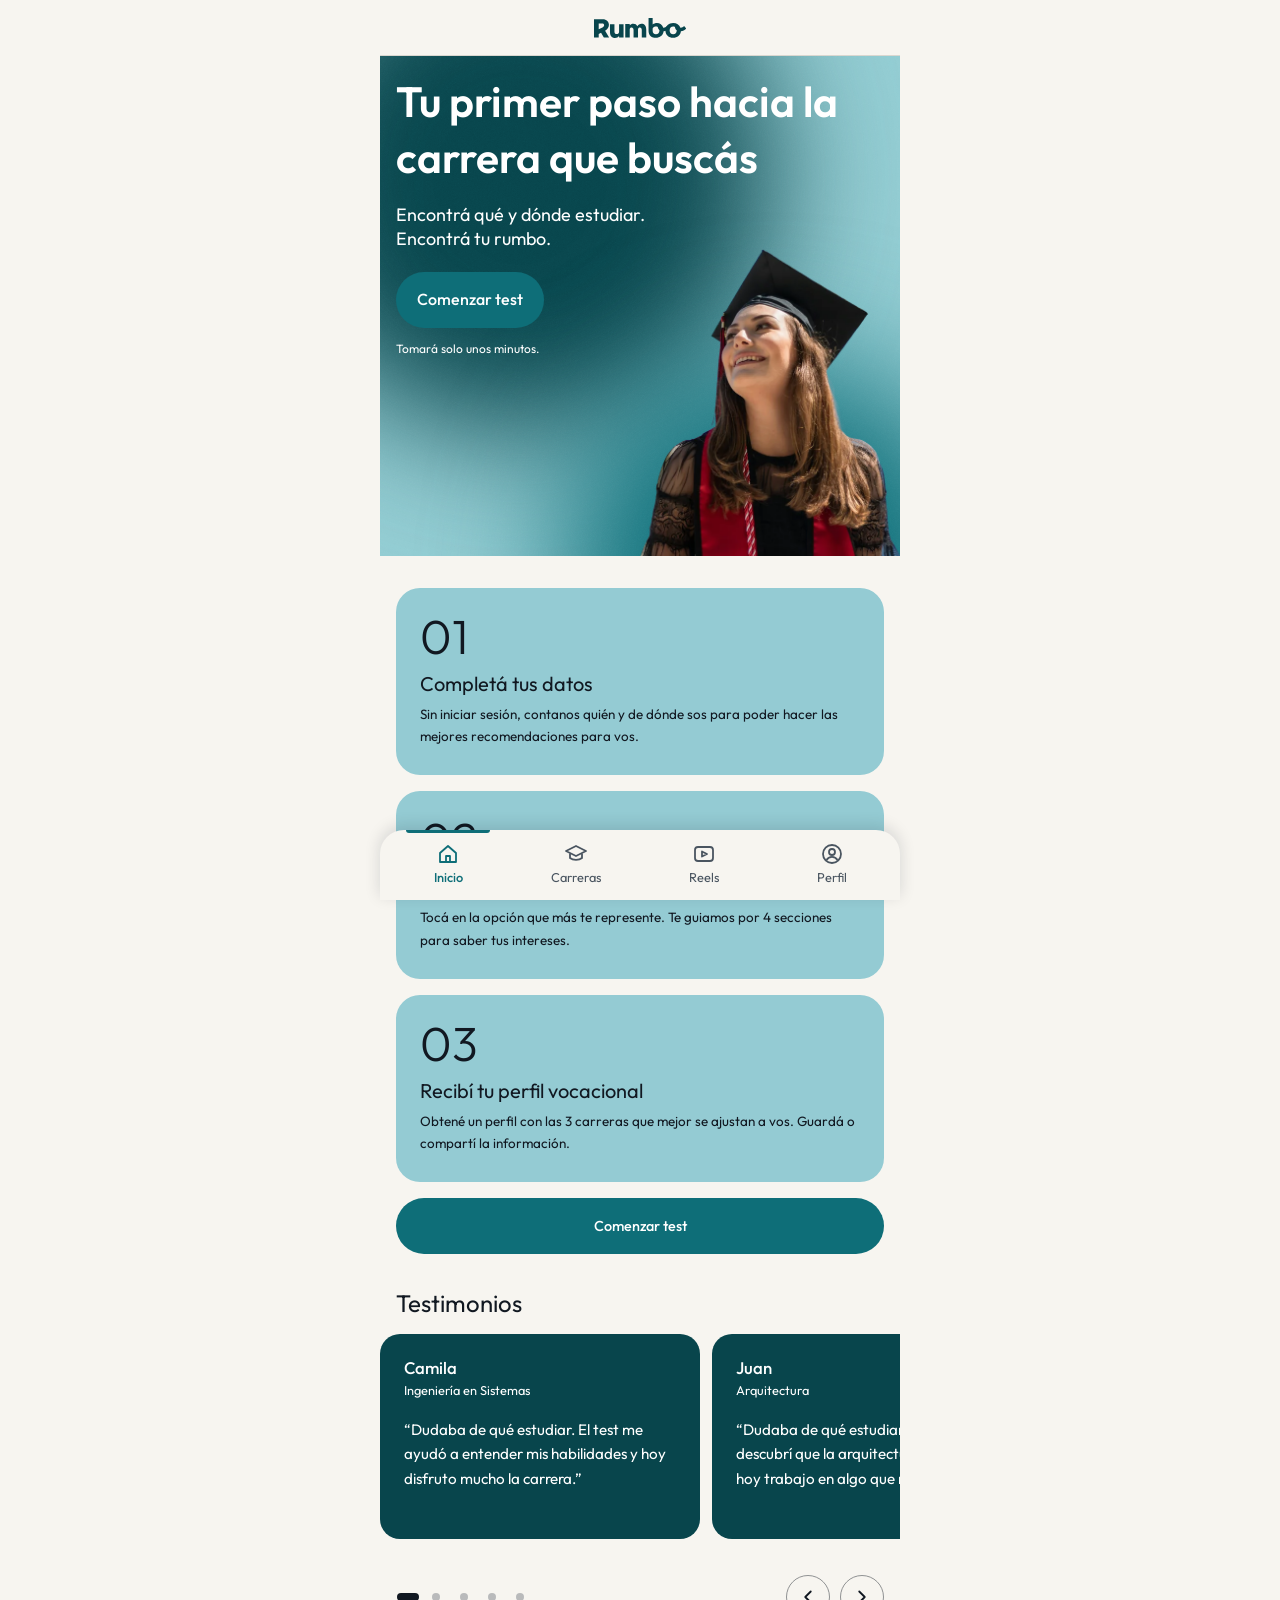
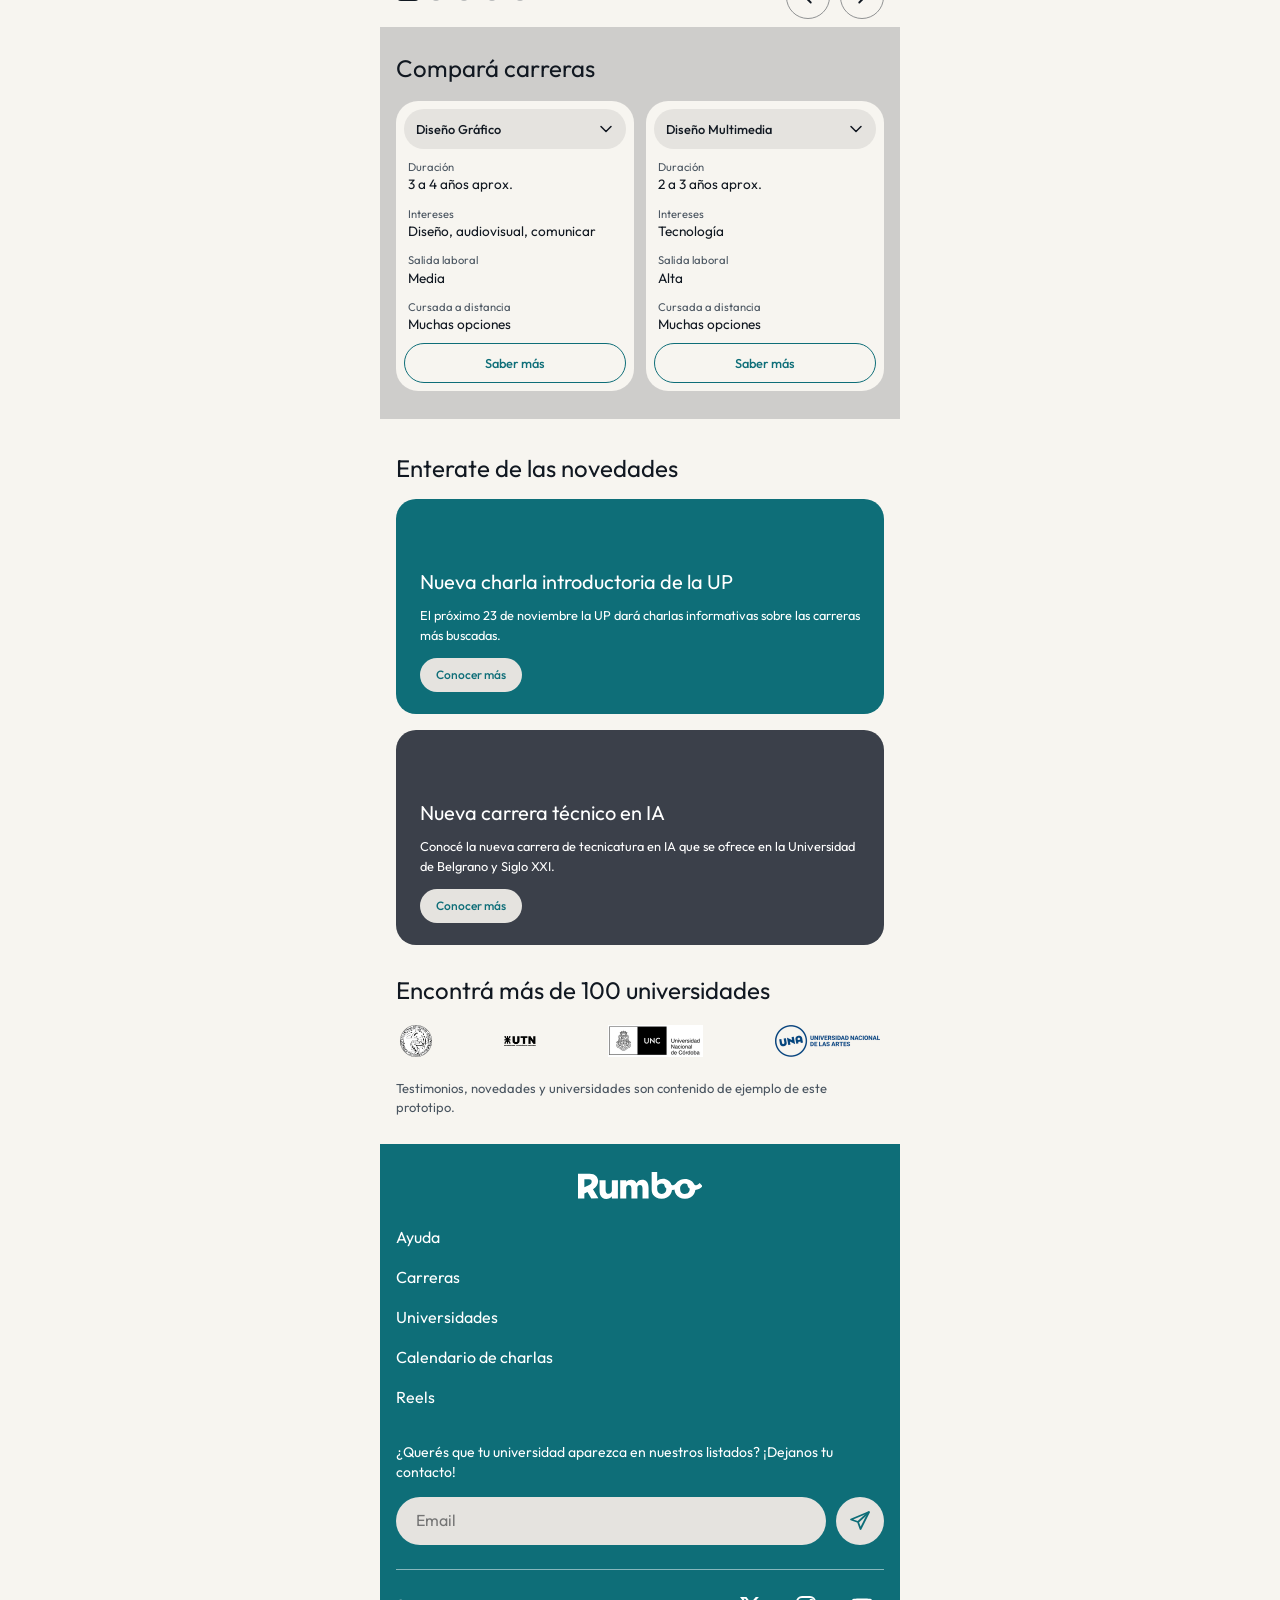
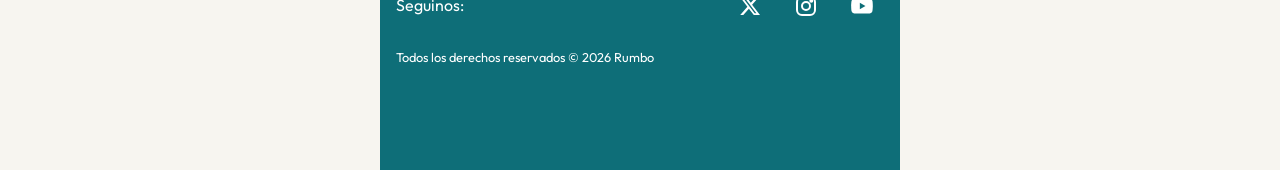
<file: index.html>
<!doctype html>
<html lang="es">
<head>
<meta charset="utf-8">
<meta name="viewport" content="width=device-width, initial-scale=1, viewport-fit=cover">
<title>Rumbo · Test vocacional</title>
<meta name="description" content="Rumbo: respondé 16 preguntas y descubrí qué carreras encajan con vos. Test vocacional para estudiantes de secundaria.">
<meta name="color-scheme" content="light">
<meta name="theme-color" content="#0E6E78">
<meta property="og:title" content="Rumbo · Test vocacional">
<meta property="og:description" content="Encontrá qué y dónde estudiar. Respondé 16 preguntas y conocé tu perfil.">
<meta property="og:type" content="website">
<meta property="og:locale" content="es_AR">
<link rel="preconnect" href="https://fonts.googleapis.com">
<link rel="preconnect" href="https://fonts.gstatic.com" crossorigin>
<link rel="stylesheet" href="https://fonts.googleapis.com/css2?family=Outfit:wght@300;400;500;600&display=swap">
<style>
:root {
  --bg: #F7F5F0; --surface: #FFFFFF; --ink: #111821; --muted: #4A5560; --line: #DAD7D0;
  --primary: #0E6E78; --on-primary: #FFFFFF; --primary-deep: #07434A;
  --card: #94CBD3; --on-card: #111821; --soft: #E5E3DF; --softline: #C8DAD8; --blue: #B7D7E5;
  --dark: #3B404A; --on-dark: #FFFFFF; --artbg: #EAF2F0; color-scheme: light;
  --f: 'Outfit', system-ui, -apple-system, 'Segoe UI', sans-serif;
}
* { box-sizing: border-box; }
html.big { font-size: 20px; }
body { background: var(--bg); color: var(--ink); font-family: var(--f); font-size: 1rem; line-height: 1.45; margin: 0; }
button, input, select { font: inherit; color: inherit; }
h1, h2, h3, p { margin: 0; }
h1, h2, h3 { font-weight: 500; line-height: 1.15; text-wrap: balance; }
:focus-visible { outline: 3px solid var(--primary); outline-offset: 2px; }
.shell { max-width: 520px; margin: 0 auto; min-height: 100vh; position: relative; background: var(--bg); }
.hdr { position: sticky; top: 0; z-index: 10; display: grid; grid-template-columns: 56px 1fr 56px; align-items: center; background: var(--bg); border-bottom: 1px solid var(--line); height: 56px; padding-left: max(8px, env(safe-area-inset-left, 0px)); padding-right: max(8px, env(safe-area-inset-right, 0px)); }
.logo { justify-self: center; background: none; border: 0; cursor: pointer; font-family: var(--f); font-weight: 600; font-size: 1.6rem; letter-spacing: -.02em; color: var(--ink); padding: 4px 8px; }
.logo svg { vertical-align: -3px; margin-left: -2px; }
.icobtn { justify-self: center; width: 40px; height: 40px; border-radius: 50%; border: 1px solid var(--line); background: transparent; color: var(--muted); cursor: pointer; font-size: .9rem; }
.icobtn[aria-pressed="true"] { background: var(--primary); color: var(--on-primary); border-color: var(--primary); }
main { padding-bottom: 24px; outline: none; }
main.hasnav { padding-bottom: 96px; }
.pad { padding-left: max(16px, env(safe-area-inset-left, 0px)); padding-right: max(16px, env(safe-area-inset-right, 0px)); }
.stack { display: flex; flex-direction: column; gap: 16px; min-width: 0; }
.row { display: flex; flex-wrap: wrap; gap: 8px; align-items: center; }
.muted { color: var(--muted); }
.tiny { font-size: .8125rem; }

.btn { display: inline-flex; align-items: center; justify-content: center; gap: 8px; min-height: 48px; padding: 10px 24px; border-radius: 999px; border: 1.5px solid transparent; cursor: pointer; font-weight: 500; font-size: 1rem; text-align: center; }
.btn-primary { background: var(--primary); color: var(--on-primary); }
.btn-outline { background: transparent; color: var(--primary); border-color: var(--primary); }
.btn-white { background: #fff; color: var(--primary-deep); }
.btn.wide { width: 100%; }
.btn[disabled] { opacity: .45; cursor: not-allowed; }
.link { background: none; border: 0; color: var(--primary); text-decoration: underline; cursor: pointer; padding: 8px 0; min-height: 44px; }

/* inicio */
.hero { position: relative; overflow: hidden; background: linear-gradient(155deg, #05363C 0%, #0A545C 45%, #0E6E78 100%); color: #fff; padding: 36px max(20px, env(safe-area-inset-left, 0px)) 28px; display: grid; gap: 20px; }
.hero h1 { font-size: 2.35rem; font-weight: 600; max-width: 11em; }
.hero p { font-size: 1.1rem; max-width: 20em; }
.hero .tiny { opacity: .9; }
.hero-art { width: 100%; max-width: 360px; justify-self: end; margin-top: -4px; }
.step { background: var(--card); color: var(--on-card); border-radius: 22px; padding: 22px; display: grid; gap: 10px; }
.step .num { font-size: 2.6rem; font-weight: 400; line-height: 1; }
.step h3 { font-size: 1.35rem; font-weight: 400; }
.step p { font-size: .98rem; }
h2.sec { font-size: 1.6rem; font-weight: 400; }
.cmp { display: grid; grid-template-columns: repeat(2, minmax(0, 1fr)); gap: 12px; }
.cmpcard { background: var(--surface); border-radius: 18px; padding: 14px; display: flex; flex-direction: column; gap: 10px; min-width: 0; border: 1px solid var(--line); }
.cmpcard select { width: 100%; background: var(--soft); border: 0; border-radius: 12px; padding: 10px; min-height: 44px; font-weight: 500; }
.cmpcard dl { margin: 0; display: grid; gap: 8px; }
.cmpcard dt { font-size: .75rem; color: var(--muted); }
.cmpcard dd { margin: 0; font-size: .92rem; }
.foot { background: var(--primary); color: #fff; padding: 28px max(20px, env(safe-area-inset-left, 0px)) 120px; display: grid; gap: 14px; margin-top: 8px; }
.foot .logo { color: #fff; justify-self: start; padding-left: 0; }
.foot a, .foot button.fl { color: #fff; background: none; border: 0; text-align: left; padding: 6px 0; cursor: pointer; font-size: 1rem; }
.foot small { opacity: .85; }

.bnav { position: fixed; left: 50%; transform: translateX(-50%); bottom: 0; width: 100%; max-width: 520px; background: var(--surface); border-top: 1px solid var(--line); display: grid; grid-template-columns: repeat(5, 1fr); padding: 6px 4px calc(6px + env(safe-area-inset-bottom, 0px)); z-index: 12; }
.bnav button { background: none; border: 0; cursor: pointer; display: flex; flex-direction: column; align-items: center; gap: 2px; font-size: .75rem; color: var(--muted); padding: 6px 0; min-height: 52px; }
.bnav button[aria-current="page"] { color: var(--primary); font-weight: 600; }
.bnav svg { width: 24px; height: 24px; }
.bnav .fab { position: relative; }
.bnav .fab span.c { position: absolute; top: -26px; width: 54px; height: 54px; border-radius: 50%; background: var(--primary); color: var(--on-primary); display: grid; place-items: center; box-shadow: 0 4px 10px rgba(0,0,0,.2); }
.bnav .fab em { font-style: normal; margin-top: 26px; }

/* formularios */
.qhead { display: flex; justify-content: space-between; align-items: center; padding: 14px 0 10px; }
.qhead button { background: none; border: 0; cursor: pointer; display: inline-flex; align-items: center; gap: 10px; font-size: .95rem; min-height: 44px; padding: 0; }
.qhead span { font-size: .85rem; color: var(--muted); }
.bar4 { display: grid; grid-template-columns: repeat(4, 1fr); gap: 4px; }
.bar4 i { height: 6px; border-radius: 99px; background: var(--softline); position: relative; overflow: hidden; display: block; }
.bar4 i b { position: absolute; inset: 0 auto 0 0; background: var(--primary); display: block; }
.ftitle { font-size: 1.9rem; font-weight: 400; padding-top: 6px; }
label.l { font-size: .92rem; font-weight: 500; }
.inp { width: 100%; background: var(--soft); border: 1.5px solid transparent; border-radius: 16px; padding: 14px 16px; min-height: 52px; color: var(--ink); }
.inp:focus { border-color: var(--primary); outline: none; }
.seg { display: grid; grid-template-columns: repeat(3, 1fr); background: var(--soft); border-radius: 16px; overflow: hidden; }
.seg button { background: transparent; border: 0; min-height: 52px; cursor: pointer; color: var(--muted); }
.seg button + button { border-left: 1px solid var(--line); }
.seg button[aria-pressed="true"] { background: var(--primary); color: var(--on-primary); font-weight: 500; }
.sugg { background: var(--surface); border: 1.5px solid var(--muted); border-radius: 16px; overflow: hidden; }
.sugg button { display: block; width: 100%; text-align: left; background: none; border: 0; padding: 14px 16px; cursor: pointer; min-height: 48px; }
.sugg button:hover { background: var(--soft); }
.chip { display: inline-flex; align-items: center; gap: 8px; background: var(--card); color: var(--on-card); border-radius: 99px; padding: 6px 12px; font-size: .85rem; border: 0; }
.chip button { background: none; border: 0; cursor: pointer; font-size: 1rem; line-height: 1; padding: 4px; min-width: 24px; min-height: 24px; }

.qcat { font-size: .82rem; color: var(--muted); padding-top: 18px; }
.qtitle { font-size: 2rem; font-weight: 400; padding: 4px 0 14px; }
.opts { display: grid; gap: 10px; }
.pill { display: flex; align-items: center; gap: 12px; width: 100%; text-align: left; min-height: 56px; padding: 12px 20px; border-radius: 18px; border: 1.5px solid var(--softline); background: var(--surface); cursor: pointer; font-size: 1.02rem; }
.pill:hover { border-color: var(--primary); }
.pill[aria-pressed="true"] { background: var(--primary); color: var(--on-primary); border-color: var(--primary); }
.pill.art { }
.prow { display: flex; align-items: center; gap: 14px; width: 100%; text-align: left; padding: 8px 16px 8px 8px; border-radius: 20px; border: 1.5px solid var(--softline); background: var(--surface); cursor: pointer; min-height: 84px; font-size: 1.02rem; }
.prow:hover { border-color: var(--primary); }
.prow[aria-pressed="true"] { background: var(--primary); color: var(--on-primary); border-color: var(--primary); }
.prow .art { flex: none; width: 112px; }
.grid2 { display: grid; grid-template-columns: repeat(2, minmax(0, 1fr)); gap: 10px; }
.imgcard { display: flex; flex-direction: column; gap: 8px; padding: 8px; border-radius: 20px; border: 1.5px solid var(--softline); background: var(--surface); cursor: pointer; text-align: left; min-width: 0; font-size: .98rem; }
.imgcard:hover { border-color: var(--primary); }
.imgcard[aria-pressed="true"] { background: var(--primary); color: var(--on-primary); border-color: var(--primary); }
.imgcard span.t { padding: 0 6px 6px; }
.art { aspect-ratio: 4 / 3; border-radius: 14px; overflow: hidden; background: var(--artbg); min-width: 0; max-width: 100%; }
.art svg { display: block; width: 100%; height: 100%; }
.art svg rect, .art svg circle, .art svg ellipse, .art svg path:not([fill="none"]) { stroke: #111821; stroke-width: 1.3; stroke-linejoin: round; }
.hint { font-size: .9rem; color: var(--muted); margin-top: -6px; padding-bottom: 6px; }

/* análisis */
.analyze { min-height: 70vh; display: grid; place-content: center; gap: 16px; text-align: center; padding: 0 32px; }
.pbar { height: 8px; border-radius: 99px; background: var(--softline); overflow: hidden; width: min(320px, 70vw); margin: 0 auto; }
.pbar > div { height: 100%; width: 0; background: var(--primary); transition: width 1.7s ease-out; }

/* resultado */
.pcard { background: var(--card); color: var(--on-card); border-radius: 22px; padding: 18px; display: grid; gap: 14px; }
.ptag { display: flex; align-items: center; gap: 10px; background: color-mix(in srgb, var(--surface) 55%, transparent); border-radius: 12px; padding: 14px; font-weight: 500; }
.ptag svg { flex: none; }
.pcard p { font-size: .92rem; line-height: 1.5; }
.ccard { background: var(--surface); border: 1px solid var(--line); border-radius: 22px; padding: 18px; display: grid; gap: 12px; }
.ccard .ctop { display: flex; justify-content: space-between; gap: 12px; align-items: baseline; }
.ccard h3 { font-size: 1.25rem; font-weight: 500; }
.pct { font-size: 1.15rem; font-weight: 500; color: var(--primary); white-space: nowrap; }
.ccard ul { margin: 0; padding: 0; list-style: none; display: grid; gap: 8px; font-size: .9rem; }
.ccard li { display: flex; gap: 10px; align-items: flex-start; }
.ccard li svg { flex: none; margin-top: 2px; color: var(--primary); }
.tags { display: flex; flex-wrap: wrap; gap: 6px; }
.tag { border: 1.5px solid var(--softline); border-radius: 99px; padding: 3px 11px; font-size: .82rem; background: var(--surface); }
.tag.p { border-color: var(--primary); color: var(--primary); font-weight: 500; }
.note { background: var(--card); color: var(--on-card); border-radius: 16px; padding: 14px 16px; display: grid; gap: 10px; }
details { border: 1px solid var(--line); border-radius: 16px; padding: 12px 16px; background: var(--surface); }
summary { cursor: pointer; font-weight: 500; min-height: 32px; display: flex; align-items: center; }
details ul { margin: 8px 0 0; padding-left: 1.1rem; display: grid; gap: 4px; font-size: .92rem; }
.sect h3 { font-size: 1.15rem; font-weight: 500; padding-bottom: 6px; }
.sect ul { margin: 0; padding-left: 1.1rem; display: grid; gap: 4px; font-size: .95rem; }
.dur { display: grid; grid-template-columns: repeat(2, 1fr); text-align: center; gap: 8px; }
.dur b { display: block; font-size: 1.5rem; font-weight: 400; }

/* diálogo */
.dback { position: fixed; inset: 0; background: rgba(10, 18, 20, .55); display: grid; place-items: center; padding: 16px; z-index: 40; animation: fade .18s; }
.dlg { width: 100%; max-width: 420px; background: var(--surface); color: var(--ink); border-radius: 20px; padding: 22px; display: grid; gap: 14px; position: relative; max-height: 88vh; overflow: auto; }
.dlg h2 { font-size: 1.35rem; font-weight: 500; padding-right: 32px; }
.dlg .x { position: absolute; top: 12px; right: 12px; width: 40px; height: 40px; border: 0; background: none; cursor: pointer; font-size: 1.6rem; color: var(--ink); }
.dlg .btns { display: grid; grid-template-columns: 1fr 1fr; gap: 10px; }
.dlg ul { margin: 0; padding-left: 1.1rem; display: grid; gap: 4px; }
@keyframes fade { from { opacity: 0; } }
.toast { position: fixed; left: 50%; bottom: calc(96px + env(safe-area-inset-bottom, 0px)); transform: translateX(-50%); background: var(--ink); color: var(--bg); padding: 10px 18px; border-radius: 99px; font-size: .9rem; z-index: 50; max-width: 90vw; }
.listq { display: grid; gap: 10px; }
.qrow { border: 1px solid var(--line); border-radius: 14px; background: var(--surface); padding: 12px 14px; display: grid; gap: 6px; min-width: 0; }
.qrow ul { margin: 0; padding-left: 1.1rem; }
.imgtag { display: inline-block; border: 1.5px dashed var(--muted); border-radius: 8px; padding: 1px 8px; font-size: .78rem; color: var(--muted); }
.search { position: relative; }
.fchips { display: flex; gap: 8px; overflow-x: auto; padding-bottom: 4px; }
.fchips button { flex: none; border: 1.5px solid var(--softline); background: var(--surface); border-radius: 99px; padding: 6px 14px; cursor: pointer; min-height: 40px; }
.fchips button[aria-pressed="true"] { background: var(--primary); color: var(--on-primary); border-color: var(--primary); }
.lcard { background: var(--surface); border: 1px solid var(--line); border-radius: 18px; padding: 14px 16px; display: grid; gap: 8px; text-align: left; cursor: pointer; width: 100%; }
.lcard:hover { border-color: var(--primary); }
@media (prefers-reduced-motion: reduce) { .pbar > div { transition: none; } .dback { animation: none; } }
.bnav[hidden], .toast[hidden] { display: none; }
main.hasnav { padding-bottom: 0; }

html, body { overflow-x: hidden; max-width: 100%; }
.hero { padding-bottom: 0; min-height: 520px; background: radial-gradient(120% 70% at 78% 78%, rgba(88,170,180,.55) 0%, rgba(14,110,120,0) 60%), linear-gradient(165deg, #04343A 0%, #09505A 55%, #0E6E78 100%); display: block; }
.hero .copy { position: relative; z-index: 2; display: grid; gap: 16px; max-width: 78%; padding-bottom: 8px; }
.hero h1 { font-size: 2.3rem; }
.hero .photo { position: absolute; right: 0; bottom: 0; height: 66%; width: auto; max-width: 62%; object-fit: contain; object-position: bottom right; z-index: 1; pointer-events: none; }
.foot { padding: 32px max(20px, env(safe-area-inset-left, 0px)) calc(110px + env(safe-area-inset-bottom, 0px)); gap: 6px; background: #0E6E78; }
.foot .flogo { justify-self: center; font-family: var(--f); font-weight: 600; font-size: 2rem; color: #111821; letter-spacing: -.02em; display: inline-flex; align-items: center; gap: 2px; padding: 4px 0 18px; }
.foot .fl { font-size: 1.1rem; padding: 12px 0; min-height: 48px; font-weight: 400; }
.foot .ask { font-size: 1.05rem; padding-top: 22px; }
.foot form { display: grid; grid-template-columns: minmax(0, 1fr) 48px; gap: 10px; align-items: center; padding: 6px 0 10px; }
.foot form input { background: #E5E3DF; color: #111821; border: 0; border-radius: 99px; padding: 0 20px; min-height: 48px; min-width: 0; width: 100%; }
.foot form button { width: 48px; height: 48px; border-radius: 50%; border: 0; background: #E5E3DF; color: #0E6E78; display: grid; place-items: center; cursor: pointer; padding: 0; }
.foot hr { border: 0; border-top: 1px solid rgba(255,255,255,.55); margin: 10px 0; width: 100%; }
.foot .social { display: flex; justify-content: space-between; align-items: center; padding: 6px 0; }
.foot .social .icons { display: flex; gap: 12px; }
.foot .social button { background: none; border: 0; color: #fff; cursor: pointer; width: 44px; height: 44px; display: grid; place-items: center; padding: 0; }
.foot small { font-size: 1rem; opacity: 1; padding-top: 6px; }

.logo { display: inline-flex; align-items: center; justify-content: center; line-height: 0; }
.logo img, .flogo img { display: block; height: 28px; width: auto; }
.foot { padding: 24px max(20px, env(safe-area-inset-left, 0px)) calc(24px + 76px + env(safe-area-inset-bottom, 0px)); gap: 0; }
.foot .flogo { padding: 4px 0 14px; }
.foot .flogo img { height: 30px; }
.foot .fl { font-size: 1.05rem; padding: 8px 0; min-height: 40px; display: block; width: 100%; }
.foot .ask { font-size: 1rem; padding-top: 16px; line-height: 1.35; }
.foot form { padding: 10px 0 12px; }
.foot hr { margin: 8px 0; }
.foot .social { padding: 2px 0; }
.foot small { font-size: .95rem; padding-top: 6px; }

/* ================= v4: ajustes al diseño de Figma (Frame 744) ================= */
:root { --teal-deep: #08454C; --band: #CECDCB; }
.hdr { display: flex; justify-content: center; align-items: center; grid-template-columns: none; }
.logo { padding: 0 8px; color: var(--teal-deep); height: 44px; }
.logo svg { display: block; height: 20px; width: auto; margin: 0; vertical-align: baseline; }

/* navegación de abajo: 4 pestañas, esquinas redondeadas y barra en la activa */
.bnav { grid-template-columns: repeat(4, 1fr); background: var(--bg); border: 0; border-radius: 24px 24px 0 0; box-shadow: 0 -4px 16px rgba(17, 24, 33, .14); padding: 0 4px calc(6px + env(safe-area-inset-bottom, 0px)); }
.bnav button { position: relative; min-height: 64px; padding-top: 12px; font-size: .8rem; font-weight: 400; color: var(--muted); }
.bnav button[aria-current="page"] { color: var(--primary); font-weight: 500; }
.bnav button[aria-current="page"]::before { content: ''; position: absolute; top: 0; left: 50%; transform: translateX(-50%); width: 84px; max-width: 80%; height: 3px; border-radius: 0 0 3px 3px; background: var(--primary); }

/* inicio */
.hero { position: relative; overflow: hidden; isolation: isolate; min-height: 500px; padding: 18px max(16px, env(safe-area-inset-left, 0px)) 0; background: #93CDD3; display: block; }
.hero .bg { position: absolute; border-radius: 50%; filter: blur(65px); z-index: 0; pointer-events: none; }
.hero .bg.a { width: 506px; height: 509px; left: -113px; top: -132px; background: #08454C; }
.hero .bg.b { width: 419px; height: 422px; right: -83px; top: 306px; background: #0E6E78; }
.hero .grain { position: absolute; inset: 0; z-index: 0; opacity: .16; mix-blend-mode: soft-light; pointer-events: none; background-image: url("data:image/svg+xml,%3Csvg xmlns='http://www.w3.org/2000/svg' width='160' height='160'%3E%3Cfilter id='n'%3E%3CfeTurbulence type='fractalNoise' baseFrequency='1.6' numOctaves='3' stitchTiles='stitch'/%3E%3CfeColorMatrix type='saturate' values='0'/%3E%3C/filter%3E%3Crect width='160' height='160' filter='url(%23n)'/%3E%3C/svg%3E"); }
.hero .copy { position: relative; z-index: 2; display: grid; gap: 0; max-width: 100%; padding-bottom: 0; }
.hero h1 { font-size: 2.65rem; font-weight: 600; line-height: 1.31; max-width: none; text-wrap: initial; color: #fff; }
.hero p { font-size: 1.125rem; font-weight: 400; line-height: 1.35; max-width: none; padding-top: 18px; }
.hero .stack { padding-top: 20px; }
.hero .tiny { font-size: .75rem; opacity: 1; }
.hero .photo { position: absolute; z-index: 1; width: 423px; height: 637px; max-width: none; right: -24px; left: auto; top: 58px; bottom: auto; transform: scaleX(-1); object-fit: fill; pointer-events: none; }
.btn-hero { background: #0E6E78; color: #fff; min-height: 56px; padding: 10px 20px; font-size: 1rem; font-weight: 500; }
.hero .stack { gap: 12px; }
h2.sec { font-weight: 400; font-size: 1.5rem; line-height: 1.25; text-wrap: initial; }
.step { border-radius: 24px; padding: 24px 24px 28px; gap: 8px; }
.step .num { font-size: 3rem; font-weight: 300; margin-bottom: 4px; }
.step h3 { font-weight: 400; font-size: 1.25rem; }
.step p { font-size: .84rem; line-height: 1.65; }
.carr { display: flex; gap: 12px; overflow-x: auto; scroll-snap-type: x mandatory; padding: 16px max(16px, env(safe-area-inset-left, 0px)) 22px; scrollbar-width: none; -webkit-overflow-scrolling: touch; overscroll-behavior-x: contain; }
.carr::-webkit-scrollbar { display: none; }
.tcard { flex: 0 0 80%; max-width: 320px; scroll-snap-align: start; background: var(--teal-deep); color: #fff; border-radius: 20px; padding: 24px; display: grid; gap: 4px; align-content: start; }
.tcard h3 { font-size: 1.05rem; font-weight: 500; }
.tcard .tsub { font-size: .8rem; margin-bottom: 14px; }
.tcard .tq { font-size: .95rem; line-height: 1.6; }
.cmpband { background: var(--band); padding: 26px 0 28px; margin-top: 8px; }
.cmpband .stack { gap: 18px; }
.cmpcard { background: var(--bg); border: 0; border-radius: 22px; padding: 8px; gap: 10px; }
.cmpcard select { appearance: none; -webkit-appearance: none; background-color: var(--soft); background-image: url("data:image/svg+xml,%3Csvg xmlns='http://www.w3.org/2000/svg' width='20' height='20' viewBox='0 0 24 24' fill='none' stroke='%23111821' stroke-width='1.8' stroke-linecap='round' stroke-linejoin='round'%3E%3Cpath d='M6 9l6 6 6-6'/%3E%3C/svg%3E"); background-repeat: no-repeat; background-position: right 10px center; border-radius: 99px; min-height: 40px; padding: 0 34px 0 12px; font-weight: 500; font-size: .8rem; width: 100%; }
.cmpcard dl { gap: 12px; padding: 0 4px; }
.cmpcard dt { font-size: .7rem; color: var(--muted); }
.cmpcard dd { font-size: .85rem; line-height: 1.35; }
.cmpcard .btn { min-height: 40px; padding: 6px 10px; margin-top: auto; font-weight: 500; font-size: .8rem; }
.ncard { border-radius: 20px; padding: 70px 24px 22px; display: grid; gap: 12px; color: #fff; }
.ncard.teal { background: #0E6E78; }
.ncard.dark { background: var(--dark); }
.ncard h3 { font-size: 1.25rem; font-weight: 400; line-height: 1.25; text-wrap: initial; }
.ncard p { font-size: .8rem; line-height: 1.55; }
.btn-soft { justify-self: start; background: #E5E3DF; color: var(--primary); border: 0; border-radius: 99px; min-height: 34px; padding: 0 16px; font-weight: 500; font-size: .75rem; cursor: pointer; }
.unis { display: flex; align-items: center; justify-content: space-between; flex-wrap: wrap; gap: 10px 12px; padding: 4px 4px 0; }
.unis img { display: block; height: 32px; width: auto; max-width: 100%; }
.unis .u-utn { height: auto; width: 32px; }
.foot { padding: 28px max(16px, env(safe-area-inset-left, 0px)) calc(28px + 76px + env(safe-area-inset-bottom, 0px)); margin-top: 28px; gap: 0; }
.foot .flogo { justify-self: center; color: #fff; padding: 0 0 18px; display: block; }
.foot .flogo svg { height: 27px; width: auto; display: block; }
.foot .fl { font-size: .875rem; padding: 0; min-height: 40px; display: flex; align-items: center; }
.foot .ask { padding-top: 26px; font-size: .875rem; line-height: 1.4; }
.foot form { padding: 14px 0 18px; }
.foot form button { background: #E5E3DF; }
.foot hr { margin: 6px 0 14px; border-top-color: rgba(255, 255, 255, .5); }
.foot .social { padding: 0 0 6px; }
.foot small { font-size: .8rem; padding-top: 14px; }

/* preguntas y datos */
.qhead span { font-size: .8rem; color: var(--ink); }
.qhead button { font-size: 1rem; gap: 14px; }
.ftitle, .qtitle { font-weight: 400; font-size: 2rem; line-height: 1.25; text-wrap: initial; }
.qcat { font-size: .75rem; color: var(--ink); padding-top: 14px; }
.qtitle { padding: 22px 0 14px; }
.inp { background: var(--soft); border: 0; border-radius: 99px; padding: 0 20px; min-height: 48px; }
.inp::placeholder { color: var(--muted); }
select.inp { appearance: none; -webkit-appearance: none; background-image: url("data:image/svg+xml,%3Csvg xmlns='http://www.w3.org/2000/svg' width='24' height='24' viewBox='0 0 24 24' fill='none' stroke='%23111821' stroke-width='1.8' stroke-linecap='round' stroke-linejoin='round'%3E%3Cpath d='M6 9l6 6 6-6'/%3E%3C/svg%3E"); background-repeat: no-repeat; background-position: right 14px center; padding-right: 44px; }
.search { position: relative; }
.search .inp { padding-right: 48px; }
.search .sico { position: absolute; right: 14px; top: 12px; color: var(--muted); pointer-events: none; }
label.l { font-size: .875rem; font-weight: 500; }
.seg { background: transparent; border: 1.5px solid var(--primary); border-radius: 99px; }
.seg button { color: var(--primary); font-weight: 500; font-size: .85rem; min-height: 45px; }
.seg button + button { border-left: 1px solid var(--primary); }
.seg button[aria-pressed="true"] { background: var(--primary); color: #fff; }
.chip { background: var(--card); border-radius: 99px; padding: 5px 14px; font-weight: 500; font-size: .8rem; }
.pill, .prow, .imgcard { border: 2px solid #A9ABAA; background: #FBFBFB; border-radius: 16px; }
.pill:hover, .prow:hover, .imgcard:hover { border-color: var(--primary); }
.pill { min-height: 56px; font-size: 1rem; }
.prow { min-height: 84px; gap: 12px; padding: 7px 14px 7px 8px; font-size: .98rem; line-height: 1.4; }
.prow .art { width: 118px; }
.imgcard span.t { font-size: .9rem; line-height: 1.3; padding: 2px 4px 4px; }
.hint { font-size: .8rem; color: var(--muted); margin-top: 2px; padding-bottom: 12px; }
.bar4 { gap: 6px; } .bar4 i { height: 8px; }
.pbar { background: #D9D9D9; height: 8px; width: min(305px, 76vw); }
.analyze h1 { font-size: .95rem; font-weight: 500; }

/* ventana cada 4 preguntas */
.dlg { border-radius: 28px; padding: 24px; gap: 14px; max-width: 360px; }
.dlg h2 { font-size: 1.25rem; font-weight: 400; padding-right: 0; }
.dlg .x { top: 14px; right: 12px; font-size: 1.5rem; }
.dlg .tag.p { border-radius: 99px; padding: 4px 14px; font-size: .75rem; font-weight: 500; border-width: 1px; }
.dlg ul.bl { margin: 0; padding: 0; list-style: none; display: grid; gap: 4px; font-size: .88rem; }
.dlg ul.bl li::before { content: '•'; margin-right: 6px; }
.dlg .btns { grid-template-columns: auto auto; justify-content: start; gap: 10px; padding-top: 6px; }
.dlg .btn { min-height: 48px; padding: 8px 24px; font-size: .95rem; }

/* resultado */
.pcard { border-radius: 16px; padding: 16px; gap: 12px; }
.ptag { background: var(--softline); border-radius: 16px; padding: 12px 14px; font-weight: 500; font-size: .95rem; }
.pcard p { font-size: .9rem; line-height: 1.7; }
.ccard { background: transparent; border: 1px solid #909293; border-radius: 16px; padding: 18px; }
.ccard h3 { font-weight: 400; font-size: 1.15rem; }
.pct { font-size: 1.5rem; font-weight: 600; }
.ccard ul { font-size: .82rem; }

.btn { font-size: .9rem; }
.btn-hero { font-size: 1rem; }
.stack.pad > .btn.wide { min-height: 56px; }

.imgcard .art { aspect-ratio: 6 / 5; }
.grid2 { gap: 10px; }
.imgcard { gap: 10px; padding: 8px 8px 12px; }
.qhead { padding: 10px 0 10px; }

.pcard p { font-size: .95rem; line-height: 1.5; }
.btn.wide { min-height: 52px; }
.ftitle.res { font-size: 1.5rem; font-weight: 400; }
.sect h3 { font-weight: 500; }

/* v5: Atrás con texto, navbar siempre visible, carrusel navegable */
.qhead .backbtn, .backbtn { background: none; border: 0; cursor: pointer; display: inline-flex; align-items: center; gap: 8px; min-height: 44px; padding: 0 12px 0 0; font: inherit; font-size: 1rem; color: var(--ink); }
.qhead .backbtn span { font-size: 1rem; color: var(--ink); }
.backbtn:focus-visible { outline: 2px solid var(--ink); outline-offset: 2px; border-radius: 8px; }
main.padnav { padding-bottom: calc(96px + env(safe-area-inset-bottom, 0px)); }
.carctl { display: flex; align-items: center; justify-content: space-between; margin-top: 14px; }
.carctl .dots { display: flex; gap: 4px; }
.carctl .dots button { width: 24px; height: 24px; border: 0; background: none; padding: 0; cursor: pointer; display: grid; place-items: center; }
.carctl .dots button::before { content: ""; width: 8px; height: 8px; border-radius: 50%; background: #B9BABB; transition: all .2s; }
.carctl .dots button[aria-current="true"]::before { background: var(--ink); width: 22px; border-radius: 4px; }
.carctl .arrows { display: flex; gap: 10px; }
.carctl .arrows button { width: 44px; height: 44px; border-radius: 50%; border: 1.5px solid #909293; background: transparent; color: var(--ink); display: grid; place-items: center; cursor: pointer; }
.carctl .arrows button:disabled { opacity: .35; cursor: default; }
.carctl .arrows button:focus-visible, .carr:focus-visible { outline: 2px solid var(--ink); outline-offset: 2px; }
.dlg-back, dialog { z-index: 40; }

/* v5.1: Atrás con el estilo de botones de la app (píldora) */
.qhead .backbtn, .backbtn { background: #E5E3DF; color: var(--primary); border: 0; border-radius: 999px; min-height: 44px; padding: 0 20px 0 14px; gap: 8px; font-weight: 500; font-size: .95rem; transition: background .15s; }
.qhead .backbtn span, .backbtn span { color: var(--primary); font-size: .95rem; font-weight: 500; }
.backbtn svg { width: 20px; height: 20px; }
.backbtn:active { background: #D9D6D1; }
.backbtn:focus-visible { outline: 2px solid var(--primary); outline-offset: 2px; }
</style>
</head>
<body>
<div class="shell">
  <header class="hdr">
    <button class="logo" id="logo" aria-label="Rumbo, ir al inicio"><svg viewBox="150.376 18 92.2481 20" role="img" aria-label="Rumbo" fill="currentColor"><path d="M165.484 37.5273L160.221 37.5531L157.42 32.8157L155.089 33.9152V37.5531H150.376V19.2305H158.939C163.128 19.2305 165.302 21.8483 165.302 24.7539C165.302 26.953 164.045 29.3346 161.478 30.8271L165.484 37.5273ZM160.509 24.9902C160.509 24.0217 159.828 23.4204 158.571 23.4204H155.089V29.3112L158.283 27.7414C159.854 26.9296 160.509 26.3541 160.509 24.9925V24.9902Z"/><path d="M179.937 24.1504V37.5531H175.46V36.0091C174.571 37.3168 173.104 37.9976 171.375 37.9976C168.494 37.9976 166.374 36.0606 166.374 32.0297L166.348 24.1504H170.825V31.4284C170.825 33.1292 171.688 34.1258 173.076 34.1258C174.489 34.1001 175.458 33.1316 175.458 31.7185V24.1504H179.935H179.937Z"/><path d="M198.163 37.5533V30.2752C198.163 28.3382 197.482 27.5521 196.251 27.5521C195.256 27.5521 194.601 28.1814 194.393 29.2014V37.5509H189.942V30.2729C189.942 28.3358 189.104 27.5498 188.004 27.5498C186.904 27.5498 186.303 28.2306 186.118 29.3301V37.5486H181.641V24.0476H186.118V25.3039C186.956 24.2558 188.187 23.7061 189.68 23.7061C191.538 23.7061 192.979 24.5178 193.766 26.2444C194.526 24.5693 196.043 23.7061 197.929 23.7061C200.678 23.7061 202.642 25.6431 202.642 29.674V37.5533H198.165H198.163Z"/><path d="M225.473 28.4714C224.216 30.1207 222.096 31.1665 219.999 31.3513C219.529 35.4874 216.229 37.869 212.274 37.869C208.319 37.869 204.942 35.5927 204.942 30.984V18H209.028V24.623C210.259 23.5749 211.829 23.079 213.348 23.079C216.203 23.079 218.717 24.7797 219.66 27.7111C220.76 27.9731 222.199 27.3719 223.353 26.0618L225.473 28.4691V28.4714ZM215.836 30.4857V30.1722C214.998 29.4657 214.369 28.4457 214.16 27.0303C213.61 26.7168 212.981 26.5601 212.328 26.5601C210.992 26.5601 209.709 27.2151 209.028 28.4176V30.6681C209.028 32.8415 210.128 34.2545 212.328 34.2545C214.528 34.2545 215.836 32.893 215.836 30.4857Z"/><path d="M242.624 28.4708C241.393 30.0944 239.324 31.1144 237.281 31.325C236.888 35.1734 233.745 37.8684 229.582 37.8684C225.105 37.8684 221.806 34.7523 221.806 30.4874C221.806 26.2226 225.08 23.1064 229.582 23.1064C233.039 23.1064 235.734 24.9382 236.834 27.7128C237.909 27.9749 239.348 27.3736 240.501 26.0635L242.622 28.4708H242.624ZM233.118 30.4851V30.3026C232.201 29.5961 231.52 28.4966 231.286 27.004C230.815 26.742 230.237 26.6109 229.584 26.6109C227.41 26.6109 226.023 28.1035 226.023 30.5108C226.023 32.9181 227.41 34.3335 229.584 34.3335C231.759 34.3335 233.12 32.8409 233.12 30.4851H233.118Z"/></svg></button>
  </header>
  <main id="app" tabindex="-1"></main>
  <nav class="bnav" id="bnav" aria-label="Navegación principal">
    <button data-tab="home"><svg viewBox="0 0 24 24" fill="none" stroke="currentColor" stroke-width="1.8" stroke-linejoin="round"><path d="M4 11l8-7 8 7v9H4z"/><path d="M10 20v-6h4v6"/></svg>Inicio</button>
    <button data-tab="careers"><svg viewBox="0 0 24 24" fill="none" stroke="currentColor" stroke-width="1.8" stroke-linejoin="round"><path d="M2 9l10-5 10 5-10 5z"/><path d="M6 11.5V16c3 2.5 9 2.5 12 0v-4.5"/></svg>Carreras</button>
    <button data-tab="reels"><svg viewBox="0 0 24 24" fill="none" stroke="currentColor" stroke-width="1.8" stroke-linejoin="round"><rect x="3" y="5" width="18" height="14" rx="3"/><path d="M10 9.5l5 2.5-5 2.5z"/></svg>Reels</button>
    <button data-tab="profile"><svg viewBox="0 0 24 24" fill="none" stroke="currentColor" stroke-width="1.8"><circle cx="12" cy="12" r="9"/><circle cx="12" cy="10" r="3"/><path d="M6.5 18c1.5-2.5 3.2-3.2 5.5-3.2s4 .7 5.5 3.2"/></svg>Perfil</button>
  </nav>
</div>
<script>
(function () {
'use strict';
/* ───────────── datos ───────────── */
const INT = {
  tec: { s: 'Tecnología', r: 'la tecnología' },
  dis: { s: 'Diseño y audiovisual', r: 'el diseño y lo audiovisual' },
  man: { s: 'Construir y crear', r: 'construir y crear con las manos' },
  sal: { s: 'Salud y bienestar', r: 'la salud y el bienestar' },
  neg: { s: 'Negocios', r: 'los negocios y el emprendimiento' },
  cie: { s: 'Ciencia y naturaleza', r: 'la ciencia y la naturaleza' },
  ens: { s: 'Enseñar y ayudar', r: 'enseñar y ayudar a otras personas' },
  ley: { s: 'Leyes y justicia', r: 'las leyes y la justicia' },
  com: { s: 'Comunicación', r: 'comunicar' },
  dep: { s: 'Deporte', r: 'el deporte y el movimiento' },
  ani: { s: 'Animales', r: 'cuidar animales' },
  gas: { s: 'Gastronomía y turismo', r: 'la gastronomía y el turismo' }
};
const SK = {
  num: { s: 'Números y lógica', r: 'razonar con números y lógica' },
  art: { s: 'Dibujo y creatividad', r: 'dibujar y crear' },
  exp: { s: 'Expresión y comunicación', r: 'expresarte y comunicar ideas' },
  org: { s: 'Organización', r: 'organizar proyectos y grupos' },
  esc: { s: 'Escuchar y ayudar', r: 'escuchar y ayudar a otras personas' },
  det: { s: 'Ser detallista', r: 'ser detallista y analizar datos' }
};
const PLACE = { ofi: 'oficina', casa: 'casa', afuera: 'afuera o viajando', lab: 'laboratorio, taller o consultorio' };

const Q = [];
function add(q) { Q.push(q); }
const PICKS = [
  ['¿En qué tipo de proyecto te sentirías con más comodidad?', [['tec', 'Programar una app o solucionar un problema técnico.'], ['dis', 'Crear una imagen, gráficos o contenido audiovisual.'], ['man', 'Diseñar, calcular o armar estructuras físicas.']]],
  ['Si tuvieras que resolver un problema real, ¿cuál elegirías?', [['sal', 'Acompañar y cuidar la salud física o mental de otros.'], ['cie', 'Investigar o desarrollar soluciones sustentables.'], ['ani', 'Proteger y atender la salud de los animales.']]],
  ['En un trabajo en equipo, ¿qué rol asumirías de forma natural?', [['neg', 'Organizar recursos, liderar o vender la idea.'], ['ley', 'Defender posturas, negociar acuerdos y normas.'], ['com', 'Crear contenido, escribir o presentar en público.']]],
  ['Si tuvieras que guiar una actividad, ¿cuál preferirías?', [['ens', 'Enseñar, dar un taller o coordinar un grupo.'], ['dep', 'Entrenar a un equipo o planificar rutinas físicas.'], ['gas', 'Organizar un menú, evento o itinerario de viaje.']]]
];
PICKS.forEach((g, i) => add({ n: i + 1, cat: 'Intereses', type: 'pick', kind: 'i', max: 2, text: g[0], hint: '', opts: g[1].map(o => ({ v: o[0], l: o[1], img: o[0] })) }));
const SKILLQ = [
  ['¿Qué se te da bien?', [['num', 'Razonar con números, lógica o estadísticas'], ['art', 'Dibujar, diseñar o crear cosas artísticas']]],
  ['¿Y qué más se te da bien?', [['exp', 'Expresarte, escribir o comunicar ideas frente a otros'], ['org', 'Organizar proyectos y coordinar grupos']]],
  ['¿Y en esto?', [['esc', 'Escuchar, contener y ayudar a otras personas'], ['det', 'Ser detallista: analizar datos, buscar patrones y corregir errores']]]
];
SKILLQ.forEach((g, i) => add({ n: 5 + i, cat: 'Habilidades', type: 'pick', kind: 's', max: 2, text: g[0], hint: 'Tocá la opción que mejor te describe.', opts: g[1].map(o => ({ v: o[0], l: o[1] })) }));

add({ n: 8, cat: 'Entorno de trabajo', type: 'imgs', key: 'place', text: '¿Dónde te imaginás trabajando?', opts: [
  { v: 'ofi', l: 'En una oficina', img: 'Escritorio con computadora' },
  { v: 'casa', l: 'En mi casa', img: 'Home-office en una casa' },
  { v: 'afuera', l: 'Afuera o viajando', img: 'Persona trabajando al aire libre o en movimiento' },
  { v: 'lab', l: 'En un laboratorio, taller o consultorio', img: 'Espacio técnico: laboratorio, taller o consultorio' } ] });
add({ n: 9, cat: 'Entorno de trabajo', type: 'imgs', key: 'indep', text: '¿Cómo preferís trabajar?', opts: [
  { v: 'indep', l: 'Por mi cuenta, de forma independiente (freelance)', img: 'Persona sola con su laptop, trabajando por su cuenta' },
  { v: 'org', l: 'En una organización o empresa', img: 'Grupo de personas en un espacio de trabajo' } ] });
add({ n: 10, cat: 'Entorno de trabajo', type: 'imgs', key: 'gente', text: '¿Cómo te imaginás tu día de trabajo?', opts: [
  { v: 'gente', l: 'En equipo y atendiendo personas', img: 'Atención directa: trabajo cara a cara con personas' },
  { v: 'detras', l: 'Concentrado detrás de escena', img: 'Persona concentrada en su tarea, detrás de escena' } ] });
add({ n: 11, cat: 'Cursada', type: 'chips', key: 'dur', text: '¿Cuánto tiempo querés estudiar?', opts: [
  { v: 'corta', l: 'Poco: de 1 a 3 años' }, { v: 'media', l: 'Medio: 4 años' }, { v: 'larga', l: 'Mucho: 5 años o más' }, { v: 'igual', l: 'Me da igual' } ] });
add({ n: 12, cat: 'Cursada', type: 'chips', key: 'trab', text: '¿Pensás trabajar mientras estudiás?', opts: [
  { v: 'trab', l: 'Sí, necesito una cursada flexible' }, { v: 'solo', l: 'No, prefiero dedicarme solo a estudiar' }, { v: 'igual', l: 'Todavía no lo sé' } ] });
add({ n: 13, cat: 'Cursada', type: 'chips', key: 'dist', text: '¿A dónde te gustaría estudiar?', opts: [
  { v: 'cerca', l: 'Cerca de mi casa' }, { v: 'prov', l: 'En mi provincia' }, { v: 'pais', l: 'A cualquier lugar del país' } ] });
add({ n: 14, cat: 'Plata y cierre', type: 'chips', key: 'inst', text: '¿Qué tipo de institución preferís?', opts: [
  { v: 'publica', l: 'Pública y gratuita' }, { v: 'privada', l: 'Privada' }, { v: 'igual', l: 'Me da igual' } ] });
add({ n: 15, cat: 'Plata y cierre', type: 'chips', key: 'cuota', text: '¿Cuánto podrías pagar de cuota por mes?', opts: [
  { v: 'nopaga', l: 'No podría pagar una cuota' }, { v: 'baja', l: 'Una cuota baja' }, { v: 'media', l: 'Una cuota media' }, { v: 'alta', l: 'Una cuota alta' } ] });
add({ n: 16, cat: 'Plata y cierre', type: 'multi', key: 'prio', max: 2, text: '¿Qué es lo más importante para vos al elegir una carrera?', hint: 'Elegí hasta 2', opts: [
  { v: 'pasion', l: 'Que me apasione' }, { v: 'salida', l: 'Que tenga salida laboral rápida' }, { v: 'ingreso', l: 'Que se gane bien' }, { v: 'estable', l: 'Que sea estable' } ] });

/* catálogo de carreras de ejemplo (valores del prototipo, a reemplazar por datos reales)
   d: duración · f: familia · i: intereses (1-3) · s: habilidades (1-2) · p: lugares · ind: -1 organización / 0 / 1 independiente
   ge: -1 detrás de escena / 0 / 1 con personas · sa: salida laboral · ig: ingresos · es: estabilidad (1-3) · vi: cursada a distancia (0-2) */
const CAREERS = [
  { id: 'sis', n: 'Ingeniería en Sistemas', y: '5 años aprox.', d: 'larga', f: 'tec', i: { tec: 3, cie: 1 }, s: { num: 2, det: 2, org: 1 }, p: ['ofi', 'casa'], ind: 0, ge: -1, sa: 3, ig: 3, es: 2, vi: 1 },
  { id: 'pro', n: 'Tecnicatura en Programación', y: '2 a 3 años aprox.', d: 'corta', f: 'tec', i: { tec: 3 }, s: { det: 2, num: 1 }, p: ['casa', 'ofi'], ind: 0, ge: -1, sa: 3, ig: 2, es: 2, vi: 2 },
  { id: 'dat', n: 'Ciencia de Datos', y: '3 a 5 años aprox.', d: 'media', f: 'tec', i: { tec: 2, cie: 2, neg: 1 }, s: { num: 2, det: 2 }, p: ['ofi', 'casa'], ind: 0, ge: -1, sa: 3, ig: 3, es: 2, vi: 2 },
  { id: 'dg', ci: 'Diseño, audiovisual, comunicar', n: 'Diseño Gráfico', y: '3 a 4 años aprox.', d: 'media', f: 'dis', i: { dis: 3, com: 1, tec: 1 }, s: { art: 2, exp: 1, det: 1 }, p: ['casa', 'ofi'], ind: 1, ge: 0, sa: 2, ig: 2, es: 1, vi: 2 },
  { id: 'mm', ci: 'Tecnología', n: 'Diseño Multimedia', y: '2 a 3 años aprox.', d: 'corta', f: 'dis', i: { tec: 2, dis: 2, com: 1 }, s: { art: 1, num: 1, det: 1 }, p: ['casa', 'ofi'], ind: 0, ge: -1, sa: 3, ig: 2, es: 2, vi: 2 },
  { id: 'vj', n: 'Diseño de Videojuegos y Animación', y: '3 a 4 años aprox.', d: 'media', f: 'dis', i: { dis: 3, tec: 3 }, s: { art: 2, num: 1, det: 1 }, p: ['casa', 'ofi'], ind: 0, ge: -1, sa: 2, ig: 2, es: 1, vi: 1 },
  { id: 'av', n: 'Producción Audiovisual', y: '3 a 4 años aprox.', d: 'media', f: 'dis', i: { dis: 3, com: 2, tec: 1 }, s: { art: 2, org: 1, exp: 1 }, p: ['afuera', 'ofi'], ind: 1, ge: 0, sa: 2, ig: 1, es: 1, vi: 1 },
  { id: 'arq', n: 'Arquitectura', y: '5 a 6 años aprox.', d: 'larga', f: 'ing', i: { dis: 3, man: 2, tec: 1 }, s: { art: 2, num: 1, det: 1, org: 1 }, p: ['ofi', 'afuera'], ind: 0, ge: 0, sa: 2, ig: 2, es: 2, vi: 0 },
  { id: 'civ', n: 'Ingeniería Civil', y: '5 a 6 años aprox.', d: 'larga', f: 'ing', i: { man: 3, cie: 1, tec: 1 }, s: { num: 2, org: 1, det: 1 }, p: ['afuera', 'ofi'], ind: 0, ge: 0, sa: 3, ig: 3, es: 2, vi: 0 },
  { id: 'ind', n: 'Ingeniería Industrial', y: '5 años aprox.', d: 'larga', f: 'ing', i: { man: 2, neg: 2, tec: 1 }, s: { num: 2, org: 2, det: 1 }, p: ['ofi', 'afuera'], ind: -1, ge: 0, sa: 3, ig: 3, es: 2, vi: 0 },
  { id: 'ele', n: 'Ingeniería Electrónica', y: '5 años aprox.', d: 'larga', f: 'ing', i: { man: 3, tec: 2, cie: 1 }, s: { num: 2, det: 2 }, p: ['lab', 'ofi'], ind: 0, ge: -1, sa: 3, ig: 3, es: 2, vi: 0 },
  { id: 'emc', n: 'Tecnicatura en Electromecánica', y: '2 a 3 años aprox.', d: 'corta', f: 'ing', i: { man: 3, tec: 1 }, s: { det: 1, num: 1 }, p: ['lab', 'afuera'], ind: 1, ge: 0, sa: 3, ig: 2, es: 2, vi: 0 },
  { id: 'di', n: 'Diseño Industrial', y: '5 años aprox.', d: 'larga', f: 'dis', i: { dis: 3, man: 3, tec: 1 }, s: { art: 2, num: 1, det: 1 }, p: ['lab', 'ofi'], ind: 0, ge: -1, sa: 2, ig: 2, es: 1, vi: 0 },
  { id: 'med', n: 'Medicina', y: '6 años aprox.', d: 'larga', f: 'sal', i: { sal: 3, cie: 2, ens: 1 }, s: { det: 2, esc: 1, num: 1 }, p: ['lab'], ind: -1, ge: 1, sa: 3, ig: 2, es: 3, vi: 0 },
  { id: 'enf', n: 'Enfermería', y: '3 a 5 años aprox.', d: 'media', f: 'sal', i: { sal: 3, ens: 2 }, s: { esc: 2, det: 1, org: 1 }, p: ['lab'], ind: -1, ge: 1, sa: 3, ig: 1, es: 3, vi: 0 },
  { id: 'kin', n: 'Kinesiología', y: '4 a 5 años aprox.', d: 'media', f: 'sal', i: { sal: 3, dep: 2, ens: 1 }, s: { esc: 1, det: 1 }, p: ['lab'], ind: 0, ge: 1, sa: 2, ig: 2, es: 2, vi: 0 },
  { id: 'nut', n: 'Nutrición', y: '4 a 5 años aprox.', d: 'media', f: 'sal', i: { sal: 3, cie: 1, gas: 1 }, s: { det: 1, esc: 1, num: 1 }, p: ['lab', 'ofi'], ind: 0, ge: 1, sa: 2, ig: 2, es: 2, vi: 0 },
  { id: 'odo', n: 'Odontología', y: '5 a 6 años aprox.', d: 'larga', f: 'sal', i: { sal: 3, man: 1, cie: 1 }, s: { det: 2, art: 1 }, p: ['lab'], ind: 1, ge: 1, sa: 2, ig: 3, es: 2, vi: 0 },
  { id: 'psi', n: 'Psicología', y: '5 años aprox.', d: 'larga', f: 'soc', i: { ens: 3, sal: 2, cie: 1 }, s: { esc: 2, exp: 1, det: 1 }, p: ['ofi', 'lab'], ind: 1, ge: 1, sa: 2, ig: 2, es: 2, vi: 1 },
  { id: 'far', n: 'Farmacia y Bioquímica', y: '5 años aprox.', d: 'larga', f: 'nat', i: { cie: 3, sal: 2 }, s: { det: 2, num: 1 }, p: ['lab'], ind: -1, ge: -1, sa: 2, ig: 2, es: 2, vi: 0 },
  { id: 'vet', n: 'Veterinaria', y: '5 a 6 años aprox.', d: 'larga', f: 'nat', i: { ani: 3, cie: 2, sal: 1 }, s: { det: 1, esc: 1 }, p: ['afuera', 'lab'], ind: 0, ge: 0, sa: 2, ig: 2, es: 2, vi: 0 },
  { id: 'bio', n: 'Ciencias Biológicas', y: '5 años aprox.', d: 'larga', f: 'nat', i: { cie: 3, ani: 1 }, s: { det: 2, num: 1 }, p: ['lab', 'afuera'], ind: -1, ge: -1, sa: 1, ig: 1, es: 2, vi: 0 },
  { id: 'amb', n: 'Gestión Ambiental', y: '4 a 5 años aprox.', d: 'media', f: 'nat', i: { cie: 3, ley: 1 }, s: { det: 1, org: 1 }, p: ['afuera', 'lab'], ind: 0, ge: 0, sa: 1, ig: 1, es: 2, vi: 1 },
  { id: 'agr', n: 'Ingeniería Agronómica', y: '5 años aprox.', d: 'larga', f: 'nat', i: { cie: 2, man: 1, ani: 1, neg: 1 }, s: { org: 1, num: 1 }, p: ['afuera'], ind: 0, ge: 0, sa: 2, ig: 2, es: 2, vi: 0 },
  { id: 'abo', n: 'Abogacía', y: '5 a 6 años aprox.', d: 'larga', f: 'neg', i: { ley: 3, com: 1, neg: 1 }, s: { exp: 2, det: 1, esc: 1 }, p: ['ofi'], ind: 1, ge: 1, sa: 2, ig: 2, es: 2, vi: 1 },
  { id: 'cp', n: 'Contador Público', y: '5 años aprox.', d: 'larga', f: 'neg', i: { neg: 3, ley: 1 }, s: { num: 2, det: 2, org: 1 }, p: ['ofi'], ind: 0, ge: 0, sa: 3, ig: 2, es: 3, vi: 2 },
  { id: 'adm', n: 'Licenciatura en Administración', y: '4 a 5 años aprox.', d: 'media', f: 'neg', i: { neg: 3, com: 1 }, s: { org: 2, num: 1, exp: 1 }, p: ['ofi'], ind: -1, ge: 1, sa: 3, ig: 2, es: 2, vi: 2 },
  { id: 'eco', n: 'Economía', y: '5 años aprox.', d: 'larga', f: 'neg', i: { neg: 2, cie: 1 }, s: { num: 2, det: 1, exp: 1 }, p: ['ofi'], ind: 0, ge: -1, sa: 2, ig: 3, es: 2, vi: 1 },
  { id: 'mkt', n: 'Marketing y Publicidad', y: '3 a 4 años aprox.', d: 'media', f: 'com', i: { neg: 2, com: 2, dis: 1 }, s: { exp: 2, art: 1, org: 1 }, p: ['ofi', 'casa'], ind: 1, ge: 1, sa: 2, ig: 2, es: 1, vi: 2 },
  { id: 'rrhh', n: 'Recursos Humanos', y: '4 años aprox.', d: 'media', f: 'neg', i: { ens: 2, neg: 2, ley: 1 }, s: { esc: 2, org: 2 }, p: ['ofi'], ind: -1, ge: 1, sa: 2, ig: 2, es: 2, vi: 2 },
  { id: 'com', n: 'Comunicación y Periodismo', y: '4 años aprox.', d: 'media', f: 'com', i: { com: 3, ley: 1 }, s: { exp: 2, esc: 1 }, p: ['afuera', 'ofi'], ind: 1, ge: 1, sa: 1, ig: 1, es: 1, vi: 2 },
  { id: 'prof', n: 'Profesorado (docencia)', y: '4 años aprox.', d: 'media', f: 'soc', i: { ens: 3 }, s: { exp: 2, esc: 2, org: 1 }, p: [], ind: -1, ge: 1, sa: 2, ig: 1, es: 3, vi: 1 },
  { id: 'ts', n: 'Trabajo Social', y: '4 años aprox.', d: 'media', f: 'soc', i: { ens: 3, ley: 1 }, s: { esc: 2, org: 1 }, p: ['afuera'], ind: -1, ge: 1, sa: 2, ig: 1, es: 2, vi: 1 },
  { id: 'ef', n: 'Educación Física y Entrenamiento', y: '4 años aprox.', d: 'media', f: 'sal', i: { dep: 3, ens: 2, sal: 1 }, s: { org: 1, esc: 1 }, p: ['afuera'], ind: 0, ge: 1, sa: 2, ig: 1, es: 2, vi: 0 },
  { id: 'gas', n: 'Gastronomía', y: '2 a 3 años aprox.', d: 'corta', f: 'ser', i: { gas: 3, man: 1, dis: 1 }, s: { org: 1, det: 1, art: 1 }, p: ['lab'], ind: 0, ge: 0, sa: 2, ig: 1, es: 1, vi: 0 },
  { id: 'tur', n: 'Turismo y Hotelería', y: '3 a 4 años aprox.', d: 'media', f: 'ser', i: { gas: 3, com: 1, neg: 1 }, s: { org: 1, exp: 1, esc: 1 }, p: ['afuera', 'ofi'], ind: -1, ge: 1, sa: 2, ig: 1, es: 1, vi: 2 }
];

/* ───────────── ilustraciones (SVG propios, estilo plano) ───────────── */
const SKN = ['#F1C7A0', '#D49A6A', '#8D5A3B', '#E8B48A'];
const rr = (x, y, w, h, r, f, e) => '<rect x="' + x + '" y="' + y + '" width="' + w + '" height="' + h + '" rx="' + r + '" fill="' + f + '"' + (e || '') + '/>';
const ci = (x, y, r, f, e) => '<circle cx="' + x + '" cy="' + y + '" r="' + r + '" fill="' + f + '"' + (e || '') + '/>';
const ln = (a, b, c, d, col, w) => '<line x1="' + a + '" y1="' + b + '" x2="' + c + '" y2="' + d + '" stroke="' + col + '" stroke-width="' + (w || 3) + '" stroke-linecap="round"/>';
const pa = (d, f, e) => '<path d="' + d + '" fill="' + f + '"' + (e || '') + '/>';
function P(cx, by, o) {
  o = o || {};
  const s = o.s || 1, skin = o.skin || SKN[0], sh = o.sh || '#0E6E78', hr = o.hr || '#2B2B33';
  return '<g transform="translate(' + cx + ' ' + by + ') scale(' + s + ')">' + (o.back || '') +
    (o.long ? rr(-20, -82, 40, 44, 17, hr) : '') +
    rr(-26, -50, 52, 72, 22, sh) + (o.coat || '') + ci(0, -68, 17, skin) +
    pa('M-18 -68C-18 -90 18 -90 18 -68C10 -79 -8 -79 -18 -68Z', hr) + (o.extra || '') + '</g>';
}
const floor = () => '<line x1="0" y1="150" x2="240" y2="150" stroke="#111821" stroke-width="1.4"/>';
const desk = (x, w, y) => rr(x, y || 126, w, 26, 4, '#8A6A4F') + rr(x, y || 126, w, 5, 3, '#A88465');
const bubble = (x, y, w, h) => rr(x, y, w, h, 12, '#fff') + ci(x + w / 2 - 12, y + h / 2, 3, '#0E6E78') + ci(x + w / 2, y + h / 2, 3, '#0E6E78') + ci(x + w / 2 + 12, y + h / 2, 3, '#0E6E78');
const laptop = (x, y, w) => rr(x, y, w, w * .62, 4, '#2F3E4E') + rr(x + 5, y + 5, w - 10, w * .62 - 10, 2, '#BFE3E6') + rr(x + 10, y + 11, w * .4, 3, 1, '#0E6E78') + rr(x + 10, y + 19, w * .55, 3, 1, '#F5B83D') + rr(x + 10, y + 27, w * .3, 3, 1, '#0E6E78') + rr(x - 6, y + w * .62, w + 12, 4, 2, '#4B5A6A');
const plant = (x, y) => rr(x, y, 20, 24, 4, '#E8705F') + pa('M' + (x + 10) + ' ' + y + 'C' + (x - 8) + ' ' + (y - 6) + ' ' + (x - 4) + ' ' + (y - 26) + ' ' + (x + 10) + ' ' + (y - 4) + 'Z', '#5FA37A') + pa('M' + (x + 10) + ' ' + y + 'C' + (x + 28) + ' ' + (y - 8) + ' ' + (x + 26) + ' ' + (y - 30) + ' ' + (x + 10) + ' ' + (y - 6) + 'Z', '#7FB59B');

const ART = {
  tec: ['#D9ECEE', 'Persona con una laptop mostrando una app, con un joystick al lado',
    () => P(72, 128, { sh: '#E8705F', skin: SKN[1] }) + desk(30, 180) + laptop(100, 80, 66) + rr(176, 112, 30, 12, 6, '#E8705F') + ci(184, 118, 3, '#fff') + ci(198, 118, 3, '#fff')],
  dis: ['#F6E7D2', 'Persona pintando frente a un caballete, con una paleta de colores',
    () => ln(140, 108, 128, 152, '#8A6A4F', 4) + ln(186, 108, 198, 152, '#8A6A4F', 4) + rr(118, 30, 90, 78, 6, '#fff', ' stroke="#C9B79C" stroke-width="2"') + ci(150, 56, 10, '#F5B83D') + pa('M120 106V86Q146 64 166 86T206 80V106Z', '#0E6E78') + floor() + P(62, 152, { sh: '#9B8AC4', skin: SKN[0], long: true, hr: '#6B3F2A' }) + '<ellipse cx="96" cy="132" rx="18" ry="12" fill="#E9C48B"/>' + ci(90, 129, 3, '#E8705F') + ci(98, 126, 3, '#0E6E78') + ci(104, 134, 3, '#fff')],
  man: ['#EADFD0', 'Persona con casco armando una maqueta con herramientas',
    () => P(66, 150, { sh: '#2F4B6E', skin: SKN[2], extra: pa('M-19 -76a19 14 0 0 1 38 0z', '#F5B83D') + rr(-22, -78, 44, 5, 2, '#F5B83D') }) + desk(20, 200, 124) + rr(130, 92, 44, 32, 0, '#F2D9B0') + pa('M126 94L152 70L178 94Z', '#E8705F') + rr(146, 106, 12, 18, 2, '#8A6A4F') + rr(186, 114, 30, 5, 2, '#8A6A4F') + rr(204, 108, 10, 16, 2, '#6B7280')],
  sal: ['#DCEFE6', 'Profesional de la salud atendiendo a una persona',
    () => rr(180, 28, 10, 34, 3, '#0E6E78') + rr(168, 40, 34, 10, 3, '#0E6E78') + floor() + P(78, 150, { sh: '#FFFFFF', skin: SKN[3], coat: '<path d="M-12 -48q0 22 12 22q12 0 12-22" fill="none" stroke="#0E6E78" stroke-width="3"/>' + ci(0, -24, 4, '#0E6E78') }) + P(168, 150, { s: .9, sh: '#9B8AC4', skin: SKN[2], long: true, hr: '#2B2B33' })],
  neg: ['#E3E6F3', 'Persona presentando un gráfico de crecimiento de un emprendimiento',
    () => rr(108, 26, 112, 80, 6, '#fff', ' stroke="#C9CCE0" stroke-width="2"') + rr(124, 78, 18, 20, 2, '#9AA9D6') + rr(150, 62, 18, 36, 2, '#F5B83D') + rr(176, 44, 18, 54, 2, '#0E6E78') + ln(122, 66, 190, 36, '#E8705F', 3) + floor() + P(60, 150, { sh: '#2F4B6E', skin: SKN[3] }) + ln(82, 122, 124, 82, '#6B7280', 3) + ci(206, 132, 9, '#F5B83D') + ci(206, 132, 5, '#E7A21F')],
  cie: ['#DDEBD9', 'Microscopio, plantas y un frasco de laboratorio',
    () => desk(14, 212, 124) + plant(28, 100) + rr(96, 112, 54, 8, 3, '#2F3E4E') + rr(118, 78, 9, 36, 2, '#4B5A6A') + '<path d="M123 86Q158 86 150 112" stroke="#4B5A6A" stroke-width="8" fill="none" stroke-linecap="round"/>' + '<g transform="rotate(-22 112 70)">' + rr(104, 44, 15, 46, 4, '#2F3E4E') + rr(106, 86, 11, 8, 2, '#9AA9B0') + '</g>' + pa('M176 80h12v14l14 24h-40l14-24z', '#BFE3E6') + pa('M168 112h36l-6 6h-24z', '#F5B83D')],
  ens: ['#F3E3E3', 'Docente señalando el pizarrón ante un grupo de estudiantes',
    () => rr(20, 26, 124, 70, 5, '#2F5F5A') + ln(34, 46, 96, 46, '#fff', 3) + ln(34, 60, 118, 60, '#fff', 3) + ln(34, 74, 80, 74, '#fff', 3) + floor() + P(188, 150, { sh: '#E8705F', skin: SKN[1], long: true, hr: '#4A2C1A' }) + ln(166, 118, 128, 68, '#8A6A4F', 3) +
      [48, 84, 120].map((x, i) => rr(x - 13, 126, 26, 24, 9, ['#0E6E78', '#F5B83D', '#9B8AC4'][i]) + ci(x, 116, 11, SKN[[0, 2, 3][i]])).join('') + rr(30, 148, 110, 6, 2, '#8A6A4F')],
  ley: ['#E7E2D4', 'Balanza de la justicia sobre un libro',
    () => rr(94, 130, 52, 8, 3, '#8A6A4F') + rr(116, 50, 8, 82, 2, '#8A6A4F') + rr(58, 46, 124, 7, 3, '#B9893F') + ci(120, 44, 8, '#B9893F') + ln(66, 52, 48, 92, '#8A6A4F', 2) + ln(66, 52, 84, 92, '#8A6A4F', 2) + ln(174, 52, 156, 92, '#8A6A4F', 2) + ln(174, 52, 192, 92, '#8A6A4F', 2) + pa('M42 92h48a24 12 0 0 1-48 0z', '#F5B83D') + pa('M150 92h48a24 12 0 0 1-48 0z', '#F5B83D') + rr(60, 142, 36, 10, 2, '#0E6E78') + rr(60, 142, 36, 3, 1, '#fff', ' opacity=".5"')],
  com: ['#E9E0F2', 'Persona con micrófono grabando una nota, con un celular y un globo de diálogo',
    () => rr(24, 58, 42, 74, 8, '#2F3E4E') + rr(29, 65, 32, 60, 3, '#BFE3E6') + pa('M39 86l16 9-16 9z', '#0E6E78') + bubble(150, 26, 72, 40) + floor() + P(112, 152, { sh: '#9B8AC4', skin: SKN[2], long: true }) + ln(134, 128, 152, 100, SKN[2], 8) + rr(148, 82, 9, 20, 4, '#2F3E4E') + ci(152.5, 80, 8, '#6B7280')],
  dep: ['#DDEBF4', 'Persona en una cancha lanzando una pelota hacia el aro',
    () => rr(176, 28, 44, 32, 3, '#fff', ' stroke="#9AA9B0" stroke-width="2"') + rr(190, 40, 16, 12, 1, 'none', ' stroke="#E8705F" stroke-width="2"') + '<ellipse cx="198" cy="62" rx="14" ry="4" fill="none" stroke="#E8705F" stroke-width="3"/>' + rr(0, 150, 240, 30, 0, '#D9B98E') + P(86, 152, { sh: '#E8705F', skin: SKN[1], extra: '<line x1="22" y1="-44" x2="40" y2="-84" stroke="' + SKN[1] + '" stroke-width="9" stroke-linecap="round"/>' }) + ci(128, 70, 11, '#E8873A') + '<path d="M117 70h22M128 59v22" stroke="#7A3B10" stroke-width="1.5"/>'],
  ani: ['#F2E8D5', 'Un perro y un gato juntos',
    () => floor('#8A6A4F') + '<ellipse cx="82" cy="128" rx="36" ry="22" fill="#C98B5E"/>' + rr(54, 138, 10, 22, 4, '#B07548') + rr(96, 138, 10, 22, 4, '#B07548') + ci(116, 104, 17, '#C98B5E') + '<ellipse cx="102" cy="100" rx="7" ry="13" fill="#7A4B2A" transform="rotate(20 102 100)"/>' + '<ellipse cx="124" cy="112" rx="9" ry="7" fill="#E8C9A8"/>' + ci(126, 109, 3, '#2B2B33') + ci(114, 100, 2.5, '#2B2B33') + pa('M48 118Q36 100 46 92', 'none', ' stroke="#C98B5E" stroke-width="9" stroke-linecap="round"') +
      '<ellipse cx="176" cy="134" rx="26" ry="18" fill="#8A8F98"/>' + rr(160, 144, 9, 16, 4, '#767B84') + rr(184, 144, 9, 16, 4, '#767B84') + ci(192, 114, 15, '#8A8F98') + pa('M180 104l2-16 10 10z', '#8A8F98') + pa('M200 102l8-14 2 18z', '#8A8F98') + ci(187, 113, 2.5, '#2B2B33') + ci(198, 113, 2.5, '#2B2B33') + pa('M152 140Q132 130 142 112', 'none', ' stroke="#8A8F98" stroke-width="8" stroke-linecap="round"') + pa('M138 44c-12-14-30 2-16 16l16 14l16-14c14-14-4-30-16-16z', '#E8705F')],
  gas: ['#F6E3D8', 'Cocinero emplatando junto a una valija y un mapa',
    () => floor() + P(76, 152, { sh: '#FFFFFF', skin: SKN[2], extra: ci(-11, -92, 10, '#fff') + ci(0, -98, 11, '#fff') + ci(11, -92, 10, '#fff') + rr(-17, -88, 34, 8, 3, '#fff', ' stroke="#E0D6CC"') }) + '<ellipse cx="124" cy="134" rx="28" ry="7" fill="#fff" stroke="#E0D6CC"/>' + ci(118, 130, 6, '#E8705F') + ci(130, 130, 5, '#5FA37A') + rr(170, 100, 48, 44, 7, '#0E6E78') + '<path d="M184 100v-8a10 10 0 0 1 10 -4h4a10 10 0 0 1 10 4v8" fill="none" stroke="#0A545C" stroke-width="4"/>' + rr(170, 118, 48, 5, 0, '#F5B83D') + pa('M194 36c-12 0-18 10-18 18c0 12 18 28 18 28s18-16 18-28c0-8-6-18-18-18z', '#E8705F') + ci(194, 54, 6, '#fff')],
  place_ofi: ['#E3EAF0', 'Escritorio con computadora en una oficina',
    () => rr(18, 22, 74, 64, 4, '#CFE8F2', ' stroke="#fff" stroke-width="4"') + ln(55, 22, 55, 86, '#fff', 3) + ln(18, 54, 92, 54, '#fff', 3) + desk(30, 180) + rr(104, 66, 76, 52, 5, '#2F3E4E') + rr(109, 71, 66, 42, 2, '#BFE3E6') + rr(116, 80, 30, 4, 1, '#0E6E78') + rr(116, 90, 46, 4, 1, '#F5B83D') + rr(136, 118, 10, 8, 0, '#4B5A6A') + plant(190, 96)],
  place_casa: ['#F3E7D8', 'Sillón y laptop en un home-office en casa',
    () => rr(18, 24, 60, 50, 4, '#CFE8F2', ' stroke="#fff" stroke-width="4"') + ln(48, 24, 48, 74, '#fff', 3) + rr(54, 76, 124, 34, 16, '#E8705F') + P(110, 124, { s: .9, sh: '#0E6E78', skin: SKN[3] }) + rr(50, 100, 132, 42, 16, '#D4584A') + rr(116, 98, 38, 22, 3, '#2F3E4E') + rr(120, 102, 30, 14, 1, '#BFE3E6') + ln(202, 66, 202, 142, '#6B7280', 4) + pa('M188 66h28l-6-22h-16z', '#F5B83D') + floor()],
  place_afuera: ['#D6ECF4', 'Persona con mochila caminando al aire libre entre montañas',
    () => ci(190, 40, 16, '#F5B83D') + pa('M0 150L62 68L112 130L156 86L240 150Z', '#7FB59B') + pa('M80 150L140 100L200 150Z', '#5FA37A') + rr(0, 140, 240, 40, 0, '#9CCB9F') + pa('M96 180L116 140H136L176 180Z', '#E3C998') + P(122, 166, { s: .7, sh: '#E8705F', skin: SKN[1], back: rr(-42, -46, 24, 42, 9, '#F5B83D') })],
  place_lab: ['#E0EDEA', 'Laboratorio o taller con frascos y herramientas sobre una mesa',
    () => rr(168, 24, 48, 60, 4, '#fff', ' stroke="#C7D5D1" stroke-width="2"') + rr(176, 38, 32, 3, 1, '#9AA9B0') + rr(176, 48, 24, 3, 1, '#9AA9B0') + rr(176, 58, 30, 3, 1, '#9AA9B0') + desk(14, 212, 122) + pa('M52 74h12v18l14 26H38l14-26z', '#BFE3E6') + pa('M42 106h32l6 12H36z', '#0E6E78') + ci(108, 100, 18, '#BFE3E6') + pa('M90 104h36a18 18 0 0 1-36 0z', '#F5B83D') + rr(104, 72, 8, 12, 2, '#BFE3E6') + [0, 1, 2].map(i => rr(144 + i * 12, 94, 8, 28, 3, ['#E8705F', '#0E6E78', '#F5B83D'][i])).join('') + ln(190, 112, 212, 98, '#6B7280', 5)],
  indep_indep: ['#E4F0EE', 'Persona sola trabajando con su laptop y un café',
    () => rr(168, 24, 48, 56, 4, '#CFE8F2', ' stroke="#fff" stroke-width="4"') + P(86, 128, { sh: '#0E6E78', skin: SKN[3], long: true, hr: '#4A2C1A' }) + desk(24, 192) + laptop(66, 80, 66) + rr(166, 108, 16, 18, 3, '#fff') + pa('M182 112h6a5 5 0 0 1 0 10h-6', 'none', ' stroke="#fff" stroke-width="3"') + pa('M172 104q-3-6 0-10M178 104q-3-6 0-10', 'none', ' stroke="#9AA9B0" stroke-width="2"')],
  indep_org: ['#E9E6F1', 'Grupo de personas trabajando juntas en una mesa',
    () => P(56, 130, { s: .9, sh: '#E8705F', skin: SKN[1] }) + P(120, 130, { s: .9, sh: '#2F4B6E', skin: SKN[0], long: true, hr: '#B9893F' }) + P(184, 130, { s: .9, sh: '#9B8AC4', skin: SKN[2] }) + desk(22, 196, 126) + rr(60, 116, 28, 8, 1, '#fff') + rr(104, 114, 30, 10, 1, '#F5B83D') + rr(150, 116, 28, 8, 1, '#fff') + ci(204, 120, 5, '#0E6E78')],
  gente_gente: ['#F6E8DA', 'Dos personas conversando cara a cara en un mostrador',
    () => bubble(34, 22, 54, 34) + bubble(148, 30, 54, 34) + floor() + P(72, 150, { sh: '#E8705F', skin: SKN[2], long: true, hr: '#2B2B33' }) + P(172, 150, { sh: '#2F4B6E', skin: SKN[3] }) + rr(96, 124, 50, 26, 4, '#8A6A4F') + rr(96, 124, 50, 5, 3, '#A88465')],
  gente_detras: ['#DDE3EA', 'Persona concentrada con auriculares frente a su pantalla',
    () => rr(24, 26, 20, 20, 2, '#F5B83D') + rr(52, 34, 20, 20, 2, '#E8705F') + P(88, 128, { sh: '#2F4B6E', skin: SKN[1], extra: '<path d="M-21 -68a21 21 0 0 1 42 0" fill="none" stroke="#2F3E4E" stroke-width="5"/>' + rr(-26, -72, 9, 16, 4, '#2F3E4E') + rr(17, -72, 9, 16, 4, '#2F3E4E') }) + desk(30, 190) + rr(122, 66, 74, 54, 5, '#2F3E4E') + rr(127, 71, 64, 44, 2, '#BFE3E6') + rr(134, 80, 24, 4, 1, '#0E6E78') + rr(134, 90, 44, 4, 1, '#F5B83D') + rr(134, 100, 34, 4, 1, '#0E6E78') + rr(152, 120, 10, 6, 0, '#4B5A6A')]
};
const MAPC = { '#F1C7A0': '#FFFFFF', '#D49A6A': '#C8DAD8', '#8D5A3B': '#94CBD3', '#E8B48A': '#B7D7E5',
  '#8A6A4F': '#94CBD3', '#A88465': '#B7D7E5', '#B07548': '#94CBD3', '#B9893F': '#0E6E78', '#C98B5E': '#B7D7E5', '#7A4B2A': '#0E6E78', '#D9B98E': '#C8DAD8', '#E3C998': '#C8DAD8', '#F2D9B0': '#FFFFFF', '#E9C48B': '#C8DAD8', '#E8C9A8': '#FFFFFF',
  '#F5B83D': '#94CBD3', '#E7A21F': '#94CBD3', '#E8705F': '#0E6E78', '#D4584A': '#0A545C', '#E8873A': '#94CBD3', '#7A3B10': '#111821',
  '#2F4B6E': '#0E6E78', '#2F3E4E': '#3B404A', '#4B5A6A': '#3B404A', '#6B7280': '#3B404A', '#767B84': '#94CBD3', '#8A8F98': '#C8DAD8',
  '#9B8AC4': '#B7D7E5', '#9AA9D6': '#B7D7E5', '#9AA9B0': '#94CBD3', '#BFE3E6': '#B7D7E5', '#CFE8F2': '#B7D7E5',
  '#5FA37A': '#0E6E78', '#7FB59B': '#94CBD3', '#9CCB9F': '#C8DAD8', '#2F5F5A': '#0E6E78',
  '#2B2B33': '#111821', '#6B3F2A': '#111821', '#4A2C1A': '#111821', '#C9B79C': '#111821', '#C9CCE0': '#111821', '#C7D5D1': '#111821', '#E0D6CC': '#111821' };
function recolor(svg) { return svg.replace(/#[0-9A-Fa-f]{6}/g, h => MAPC[h.toUpperCase()] || h); }
function art(key, label, cls) {
  const a = ART[key];
  const lb = label || (a && a[1]) || '';
  return '<div class="art ' + (cls || '') + '" role="img" aria-label="Ilustración: ' + esc(lb) + '"><svg viewBox="0 0 240 180" preserveAspectRatio="xMidYMid slice" aria-hidden="true">' +
    recolor(a ? a[2]() : '') + '</svg></div>';
}
function artDeco(key, cls) {
  return art(key, '', cls).replace(' role="img" aria-label="Ilustración: "', ' aria-hidden="true"');
}

/* ───────────── puntaje ───────────── */
const HOBBIES = [['Jugar videojuegos', 'tec'], ['Programar', 'tec'], ['Dibujar o pintar', 'dis'], ['Sacar fotos o editar videos', 'dis'], ['Armar o reparar cosas', 'man'], ['Cuidar a otras personas', 'sal'], ['Leer sobre ciencia', 'cie'], ['Salir a la naturaleza', 'cie'], ['Cuidar mascotas', 'ani'], ['Vender o emprender', 'neg'], ['Debatir sobre derechos', 'ley'], ['Escribir o hacer podcasts', 'com'], ['Hacer contenido para redes', 'com'], ['Ayudar a otros a estudiar', 'ens'], ['Practicar deportes', 'dep'], ['Cocinar', 'gas'], ['Viajar', 'gas'], ['Jugar juegos de mesa', null], ['Escuchar música', null], ['Leer novelas', null]];
const HOBDIM = {}; HOBBIES.forEach(h => { HOBDIM[h[0]] = h[1]; });
function effI(a) { const o = Object.assign({}, a.i || {}); (a.hobbies || []).forEach(h => { const d = HOBDIM[h]; if (d && (o[d] || 0) < 1) o[d] = 1; }); return o; }
const DUR_ADJ = {
  corta: { corta: 0.06, media: -0.04, larga: -0.10 },
  media: { corta: -0.02, media: 0.04, larga: -0.04 },
  larga: { corta: -0.06, media: 0, larga: 0.05 },
  igual: { corta: 0, media: 0, larga: 0 }
};
const MOD_ADJ = {
  virtual: { 0: -0.08, 1: 0, 2: 0.05 },
  hibrida: { 0: -0.04, 1: 0.02, 2: 0.03 },
  presencial: { 0: 0, 1: 0, 2: 0 },
  igual: { 0: 0, 1: 0, 2: 0 }
};
const UV = { indep: 1, org: -1, gente: 1, detras: -1 };
const match = (u, cv) => (cv === 0 ? 0.7 : (u === cv ? 1 : 0.3));

function score(a, c) {
  const ui = effI(a), us = a.s || {};
  let n = 0, d = 0;
  for (const k in c.i) { n += c.i[k] * (ui[k] || 0); d += c.i[k] * 2; }
  const iS = d ? n / d : 0;
  n = 0; d = 0;
  for (const k in c.s) { n += c.s[k] * (us[k] || 0); d += c.s[k] * 2; }
  const sS = d ? n / d : 0;
  const pl = !a.place ? 0.6 : (c.p.length === 0 ? 0.6 : (c.p.includes(a.place) ? 1 : 0.25));
  const inS = a.indep ? match(UV[a.indep], c.ind) : 0.7;
  const geS = a.gente ? match(UV[a.gente], c.ge) : 0.7;
  const eS = (pl + inS + geS) / 3;
  const prio = a.prio || [];
  const w = prio.includes('pasion') ? [0.65, 0.20, 0.15] : [0.55, 0.25, 0.20];
  let s = w[0] * iS + w[1] * sS + w[2] * eS;
  s += (DUR_ADJ[a.dur || 'igual'] || DUR_ADJ.igual)[c.d];
  s += (MOD_ADJ[a.mod || 'igual'] || MOD_ADJ.igual)[c.vi];
  if (a.trab === 'trab') s += 0.04 * (c.vi - 1);
  if (prio.includes('salida')) s += 0.04 * (c.sa - 2);
  if (prio.includes('ingreso')) s += 0.04 * (c.ig - 2);
  if (prio.includes('estable')) s += 0.04 * (c.es - 2);
  return Math.max(0, Math.min(1, s));
}
const CAL = 1.12;
const pctOf = s => Math.max(1, Math.min(99, Math.round(100 * s / CAL)));

function rank(a) {
  const all = CAREERS.map(c => ({ c, s: score(a, c) })).sort((x, y) => y.s - x.s || x.c.n.localeCompare(y.c.n));
  const top = [], rest = [], fam = {};
  all.forEach(r => {
    if (top.length < 3 && (fam[r.c.f] || 0) < 2) { top.push(r); fam[r.c.f] = (fam[r.c.f] || 0) + 1; }
    else rest.push(r);
  });
  top.forEach(r => { r.pct = pctOf(r.s); });
  rest.forEach(r => { r.pct = pctOf(r.s); });
  return { top, others: rest.slice(0, 3), all };
}

function reasons(a, c) {
  const out = [];
  const ui = a.i || {}, us = a.s || {};
  const di = Object.keys(c.i).sort((x, y) => c.i[y] - c.i[x]);
  const hit = di.filter(k => c.i[k] >= 2 && ui[k] === 2).slice(0, 2);
  hit.forEach(k => out.push('Te interesa ' + INT[k].r + '.'));
  if (!hit.length) {
    const soft = di.filter(k => ui[k] >= 1)[0];
    if (soft) out.push('Marcaste que quizás te interesa ' + INT[soft].r + '.');
  }
  const ds = Object.keys(c.s).filter(k => us[k] === 2).slice(0, 1);
  ds.forEach(k => out.push('Se te da bien ' + SK[k].r + '.'));
  if (a.place && c.p.includes(a.place)) out.push('Encaja con dónde te imaginás trabajando (' + PLACE[a.place] + ').');
  else if (a.gente && c.ge !== 0 && UV[a.gente] === c.ge) out.push(c.ge === 1 ? 'Es un trabajo con trato directo con personas, como preferís.' : 'Es un trabajo de concentración, detrás de escena, como preferís.');
  const prio = a.prio || [];
  if (prio.includes('salida') && c.sa === 3) out.push('Tiene salida laboral rápida (estimada).');
  if (prio.includes('ingreso') && c.ig === 3) out.push('Tiene buenos ingresos (estimado).');
  if (prio.includes('estable') && c.es === 3) out.push('Tiene estabilidad laboral (estimada).');
  return out.slice(0, 4);
}

/* ───────────── app ───────────── */
const $ = s => document.querySelector(s);
const app = $('#app');
const esc = s => String(s).replace(/[&<>"']/g, ch => ({ '&': '&amp;', '<': '&lt;', '>': '&gt;', '"': '&quot;', "'": '&#39;' }[ch]));
const FAMILY = { tec: 'Tecnología', dis: 'Diseño y comunicación visual', ing: 'Ingeniería y construcción', sal: 'Salud y bienestar', nat: 'Ciencias naturales y ambiente', soc: 'Ciencias sociales y educación', neg: 'Negocios y derecho', com: 'Comunicación', ser: 'Gastronomía y turismo' };
const ADJ = { tec: 'Tecnológico', dis: 'Creativo', man: 'Constructor', sal: 'Cuidador', neg: 'Emprendedor', cie: 'Científico', ens: 'Educador', ley: 'Jurídico', com: 'Comunicacional', dep: 'Deportivo', ani: 'Naturalista', gas: 'Gastronómico' };
const LV = ['', 'baja', 'media', 'alta'];
const PROVS = ['CABA', 'Buenos Aires', 'Catamarca', 'Chaco', 'Chubut', 'Córdoba', 'Corrientes', 'Entre Ríos', 'Formosa', 'Jujuy', 'La Pampa', 'La Rioja', 'Mendoza', 'Misiones', 'Neuquén', 'Río Negro', 'Salta', 'San Juan', 'San Luis', 'Santa Cruz', 'Santa Fe', 'Santiago del Estero', 'Tierra del Fuego', 'Tucumán'];
const newA = () => ({ i: {}, s: {}, prio: [], hobbies: [], name: '', loc: '', mod: '' });
let S = { v: 'home', stack: [], n: 1, a: newA(), early: 0, resume: 1, career: null, from: null, big: false, cmp: ['dg', 'mm'], q: '', fam: '' };
const byN = n => Q.find(q => q.n === n);
const CMAP = {}; CAREERS.forEach(c => { CMAP[c.id] = c; });

function backBtn() { return '<button class="backbtn" id="back" aria-label="Atrás">' + IC.arrow + '<span>Atrás</span></button>'; }
const LOGOSVG = '<svg viewBox="150.376 18 92.2481 20" role="img" aria-label="Rumbo" fill="currentColor"><path d="M165.484 37.5273L160.221 37.5531L157.42 32.8157L155.089 33.9152V37.5531H150.376V19.2305H158.939C163.128 19.2305 165.302 21.8483 165.302 24.7539C165.302 26.953 164.045 29.3346 161.478 30.8271L165.484 37.5273ZM160.509 24.9902C160.509 24.0217 159.828 23.4204 158.571 23.4204H155.089V29.3112L158.283 27.7414C159.854 26.9296 160.509 26.3541 160.509 24.9925V24.9902Z"/><path d="M179.937 24.1504V37.5531H175.46V36.0091C174.571 37.3168 173.104 37.9976 171.375 37.9976C168.494 37.9976 166.374 36.0606 166.374 32.0297L166.348 24.1504H170.825V31.4284C170.825 33.1292 171.688 34.1258 173.076 34.1258C174.489 34.1001 175.458 33.1316 175.458 31.7185V24.1504H179.935H179.937Z"/><path d="M198.163 37.5533V30.2752C198.163 28.3382 197.482 27.5521 196.251 27.5521C195.256 27.5521 194.601 28.1814 194.393 29.2014V37.5509H189.942V30.2729C189.942 28.3358 189.104 27.5498 188.004 27.5498C186.904 27.5498 186.303 28.2306 186.118 29.3301V37.5486H181.641V24.0476H186.118V25.3039C186.956 24.2558 188.187 23.7061 189.68 23.7061C191.538 23.7061 192.979 24.5178 193.766 26.2444C194.526 24.5693 196.043 23.7061 197.929 23.7061C200.678 23.7061 202.642 25.6431 202.642 29.674V37.5533H198.165H198.163Z"/><path d="M225.473 28.4714C224.216 30.1207 222.096 31.1665 219.999 31.3513C219.529 35.4874 216.229 37.869 212.274 37.869C208.319 37.869 204.942 35.5927 204.942 30.984V18H209.028V24.623C210.259 23.5749 211.829 23.079 213.348 23.079C216.203 23.079 218.717 24.7797 219.66 27.7111C220.76 27.9731 222.199 27.3719 223.353 26.0618L225.473 28.4691V28.4714ZM215.836 30.4857V30.1722C214.998 29.4657 214.369 28.4457 214.16 27.0303C213.61 26.7168 212.981 26.5601 212.328 26.5601C210.992 26.5601 209.709 27.2151 209.028 28.4176V30.6681C209.028 32.8415 210.128 34.2545 212.328 34.2545C214.528 34.2545 215.836 32.893 215.836 30.4857Z"/><path d="M242.624 28.4708C241.393 30.0944 239.324 31.1144 237.281 31.325C236.888 35.1734 233.745 37.8684 229.582 37.8684C225.105 37.8684 221.806 34.7523 221.806 30.4874C221.806 26.2226 225.08 23.1064 229.582 23.1064C233.039 23.1064 235.734 24.9382 236.834 27.7128C237.909 27.9749 239.348 27.3736 240.501 26.0635L242.622 28.4708H242.624ZM233.118 30.4851V30.3026C232.201 29.5961 231.52 28.4966 231.286 27.004C230.815 26.742 230.237 26.6109 229.584 26.6109C227.41 26.6109 226.023 28.1035 226.023 30.5108C226.023 32.9181 227.41 34.3335 229.584 34.3335C231.759 34.3335 233.12 32.8409 233.12 30.4851H233.118Z"/></svg>';
const IC = {
  home: '<svg viewBox="0 0 24 24" fill="none" stroke="currentColor" stroke-width="1.8" stroke-linejoin="round"><path d="M4 11l8-7 8 7v9H4z"/><path d="M10 20v-6h4v6"/></svg>',
  cap: '<svg viewBox="0 0 24 24" fill="none" stroke="currentColor" stroke-width="1.8" stroke-linejoin="round"><path d="M2 9l10-5 10 5-10 5z"/><path d="M6 11.5V16c3 2.5 9 2.5 12 0v-4.5"/></svg>',
  plus: '<svg viewBox="0 0 24 24" width="26" height="26" fill="none" stroke="currentColor" stroke-width="2" stroke-linecap="round"><circle cx="12" cy="12" r="9"/><path d="M12 8v8M8 12h8"/></svg>',
  play: '<svg viewBox="0 0 24 24" fill="none" stroke="currentColor" stroke-width="1.8" stroke-linejoin="round"><rect x="3" y="5" width="18" height="14" rx="3"/><path d="M10 9.5l5 2.5-5 2.5z"/></svg>',
  user: '<svg viewBox="0 0 24 24" fill="none" stroke="currentColor" stroke-width="1.8"><circle cx="12" cy="12" r="9"/><circle cx="12" cy="10" r="3"/><path d="M6.5 18c1.5-2.5 3.2-3.2 5.5-3.2s4 .7 5.5 3.2"/></svg>',
  clock: '<svg width="16" height="16" viewBox="0 0 24 24" fill="none" stroke="currentColor" stroke-width="2" stroke-linecap="round"><circle cx="12" cy="12" r="9"/><path d="M12 7v5l3 2"/></svg>',
  pin: '<svg width="16" height="16" viewBox="0 0 24 24" fill="none" stroke="currentColor" stroke-width="2" stroke-linejoin="round"><path d="M12 21s7-6 7-11a7 7 0 0 0-14 0c0 5 7 11 7 11z"/><circle cx="12" cy="10" r="2.5"/></svg>',
  bag: '<svg width="16" height="16" viewBox="0 0 24 24" fill="none" stroke="currentColor" stroke-width="2" stroke-linejoin="round"><rect x="4" y="8" width="16" height="12" rx="2"/><path d="M9 8V6a3 3 0 0 1 6 0v2"/></svg>',
  send: '<svg width="24" height="24" viewBox="0 0 24 24" fill="none" stroke="currentColor" stroke-width="1.8" stroke-linejoin="round"><path d="M21 3L3 10.5l7 2.5 2.5 7z"/><path d="M10 13l11-10"/></svg>',
  x: '<svg width="24" height="24" viewBox="0 0 24 24" fill="currentColor"><path d="M17.8 3h3.1l-6.8 7.7L22 21h-6.2l-4.9-6.3L5.3 21H2.2l7.2-8.3L2 3h6.4l4.4 5.8zm-1.1 16.2h1.7L7.3 4.7H5.5z"/></svg>',
  ig: '<svg width="24" height="24" viewBox="0 0 24 24" fill="none" stroke="currentColor" stroke-width="2"><rect x="3" y="3" width="18" height="18" rx="5"/><circle cx="12" cy="12" r="4"/><circle cx="17.3" cy="6.7" r="1" fill="currentColor"/></svg>',
  yt: '<svg width="26" height="26" viewBox="0 0 24 24" fill="currentColor"><path d="M21.6 7.2a2.5 2.5 0 0 0-1.8-1.8C18.2 5 12 5 12 5s-6.2 0-7.8.4A2.5 2.5 0 0 0 2.4 7.2C2 8.8 2 12 2 12s0 3.2.4 4.8a2.5 2.5 0 0 0 1.8 1.8C5.8 19 12 19 12 19s6.2 0 7.8-.4a2.5 2.5 0 0 0 1.8-1.8c.4-1.6.4-4.8.4-4.8s0-3.2-.4-4.8zM10 15V9l5.2 3z"/></svg>',
  arrow: '<svg width="22" height="22" viewBox="0 0 24 24" fill="none" stroke="currentColor" stroke-width="2" stroke-linecap="round" stroke-linejoin="round"><path d="M19 12H5M11 6l-6 6 6 6"/></svg>',
  face: '<svg width="22" height="22" viewBox="0 0 24 24" fill="none" stroke="currentColor" stroke-width="2" stroke-linecap="round"><circle cx="12" cy="12" r="9"/><path d="M8 14c1 1.5 2.3 2 4 2s3-.5 4-2"/><path d="M9 9.5h.01M15 9.5h.01"/></svg>'
};
const LOGO_OLD = 'Rumbo<svg width="14" height="14" viewBox="0 0 14 14" aria-hidden="true"><path d="M2 9c3 3 8 1 10-5" fill="none" stroke="currentColor" stroke-width="2" stroke-linecap="round"/></svg>';

function toast(msg) {
  let t = $('#toast');
  if (!t) { t = document.createElement('div'); t.id = 'toast'; t.className = 'toast'; t.setAttribute('role', 'status'); document.body.appendChild(t); }
  t.textContent = msg; t.hidden = false; clearTimeout(toast._t); toast._t = setTimeout(() => { t.hidden = true; }, 2200);
}
function store(k, v) { try { if (v === undefined) return JSON.parse(localStorage.getItem(k)); localStorage.setItem(k, JSON.stringify(v)); } catch (e) { return null; } }

/* navegación */
const FLOW = ['data', 'q', 'analyzing', 'result'];
function nav(v, o) { S.stack.push({ v: S.v, n: S.n, career: S.career, from: S.from }); Object.assign(S, { v }, o || {}); render(); }
function repl(v, o) { Object.assign(S, { v }, o || {}); render(); }
function back() {
  const p = S.stack.pop();
  if (!p) { repl('home'); return; }
  S.v = p.v; S.n = p.n; S.career = p.career; S.from = p.from; render();
}
function answered() { return Object.keys(S.a.i).length + Object.keys(S.a.s).length + ['place', 'indep', 'gente', 'dur', 'trab', 'dist', 'inst', 'cuota'].filter(k => S.a[k]).length; }
function tab(v) {
  const go = () => { S.stack = []; repl(v); };
  if (S.v === 'q' && answered() > 0) { exitDialog(go); return; }
  go();
}

/* diálogos */
function closeDlg() { const d = $('#dlg'); if (d) d.remove(); document.removeEventListener('keydown', closeDlg.k); }
function openDlg(html, onEsc) {
  closeDlg();
  const d = document.createElement('div'); d.id = 'dlg'; d.className = 'dback';
  d.innerHTML = '<div class="dlg" role="dialog" aria-modal="true" aria-labelledby="dt">' + html + '</div>';
  document.body.appendChild(d);
  closeDlg.k = e => { if (e.key === 'Escape') { closeDlg(); if (onEsc) onEsc(); } };
  document.addEventListener('keydown', closeDlg.k);
  const f = d.querySelector('button.btn-primary') || d.querySelector('button'); if (f) f.focus();
  return d;
}
function exitDialog(onLeave) {
  const d = openDlg('<button class="x" id="d-x" aria-label="Cerrar">×</button><h2 id="dt">Al salir, se perderá tu perfil. ¿Querés guardarlo?</h2><div class="btns"><button class="btn btn-outline" id="d-out">Salir</button><button class="btn btn-primary" id="d-save">Guardar mi resultado</button></div>');
  d.querySelector('#d-x').onclick = closeDlg;
  d.querySelector('#d-out').onclick = () => { closeDlg(); onLeave(); };
  d.querySelector('#d-save').onclick = () => { saveResult(); closeDlg(); onLeave(); };
}
function blockDialog(block, n, nx) {
  const r = rank(S.a), p = profileOf(S.a);
  const signal = p.likes.length || p.good.length || (S.a.hobbies || []).length;
  const d = openDlg('<button class="x" id="d-x" aria-label="Seguir respondiendo">×</button><p class="tiny" style="padding-right:36px">Bloque ' + block + ' de 4 completo</p>' +
    '<h2 id="dt">' + (signal ? 'Por ahora tu perfil apunta a...' : 'Todavía no se nota un camino claro') + '</h2>' +
    (signal ? (p.likes.length ? '<div class="tags">' + p.likes.slice(0, 3).map(x => '<span class="tag p">' + esc(x) + '</span>').join('') + '</div>' : '') +
      '<ul class="bl">' + r.top.map(x => '<li>' + esc(x.c.n) + '</li>').join('') + '</ul>' : '<p class="muted">Está bien: seguí respondiendo y lo vamos afinando.</p>') +
    '<p class="tiny muted">' + (n === 4 ? 'Es una primera idea con el primer bloque.' : 'Es una primera idea con ' + n + ' de 16 preguntas.') + ' Cuantas más preguntas respondas, mejor se ajusta.</p>' +
    '<div class="btns"><button class="btn btn-outline" id="d-end">Ver resultado</button><button class="btn btn-primary" id="d-go">Seguir</button></div>', () => { S.early = 0; nav('q', { n: nx }); });
  const cont = () => { closeDlg(); S.early = 0; nav('q', { n: nx }); };
  d.querySelector('#d-x').onclick = cont; d.querySelector('#d-go').onclick = cont;
  d.querySelector('#d-end').onclick = () => { closeDlg(); nav('result', { early: n, resume: nx }); };
}

/* resultados y perfil */
function saveResult() { store('rumbo.saved', { a: S.a, date: new Date().toISOString() }); toast('Guardado en tu perfil'); }
function profileName(a) {
  const likes = Object.keys(INT).filter(k => (a.i || {})[k] === 2);
  const names = likes.slice(0, 2).map(k => ADJ[k]);
  if (!names.length) return 'Perfil Explorador';
  return 'Perfil ' + names.join(' y ');
}
const DESC = {
  tec: 'Te atrae entender cómo funcionan las cosas y resolver problemas con lógica, herramientas digitales y pensamiento técnico.',
  dis: 'Te motiva dar forma a las ideas, sintetizar conceptos a través de elementos visuales y crear experiencias con impacto estético y funcional.',
  man: 'Disfrutás de construir, armar y ver cómo un proyecto toma forma con tus propias manos.',
  sal: 'Te importa el bienestar de las personas y te motiva acompañar y cuidar a otros.',
  neg: 'Te entusiasma organizar recursos, liderar ideas y encontrar oportunidades para que un proyecto crezca.',
  cie: 'Sentís curiosidad por investigar, comprender la naturaleza y buscar soluciones basadas en evidencia.',
  ens: 'Disfrutás de explicar, acompañar y ayudar a otras personas a descubrir lo que pueden lograr.',
  ley: 'Te interesan la justicia, los derechos y la argumentación para defender una postura.',
  com: 'Te gusta transmitir ideas, contar historias y conectar con una audiencia a través de mensajes memorables.',
  dep: 'Te moviliza el deporte, el entrenamiento y el esfuerzo físico como forma de superación.',
  ani: 'Sentís un vínculo especial con los animales y te preocupa su cuidado y su bienestar.',
  gas: 'Te atraen la cocina, los viajes y crear experiencias que la gente disfrute.'
};
const SKTXT = {
  num: 'Combinás tu interés con capacidad analítica: razonás bien con números y lógica.',
  art: 'Sumás sensibilidad artística y facilidad para dibujar y crear.',
  exp: 'Tenés facilidad para expresarte y comunicar ideas frente a otros.',
  org: 'Se te da bien organizar proyectos y coordinar grupos.',
  esc: 'Sabés escuchar y acompañar a las personas.',
  det: 'Sos detallista y te gusta analizar datos y corregir errores.'
};
function profileText(a) {
  const likes = Object.keys(INT).filter(k => (a.i || {})[k] === 2);
  const good = Object.keys(SK).filter(k => (a.s || {})[k] === 2);
  let t;
  if (likes.length) {
    const names = likes.slice(0, 3).map(k => INT[k].r).join(', ').replace(/, ([^,]*)$/, ' y $1');
    t = 'Tenés una marcada inclinación por ' + names + '. ' + likes.slice(0, 2).map(k => DESC[k]).join(' ');
  } else {
    t = 'Todavía estás explorando qué te interesa, y eso es un buen punto de partida.';
  }
  if (good.length) t += ' ' + good.slice(0, 2).map(k => SKTXT[k]).join(' ');
  if (a.place || a.gente) t += ' Te imaginás trabajando ' + (a.place ? { ofi: 'en una oficina', casa: 'desde tu casa', afuera: 'al aire libre o viajando', lab: 'en un laboratorio, taller o consultorio' }[a.place] : '') + (a.gente ? (a.place ? ', ' : '') + (a.gente === 'gente' ? 'en contacto con personas' : 'concentrado detrás de escena') : '') + '.';
  return t + ' Esto es una orientación para explorar carreras, no un diagnóstico.';
}
function shareText(a, r) {
  return ['Mi perfil en Rumbo: ' + profileName(a), ''].concat(r.top.map((x, i) => (i + 1) + '. ' + x.c.n + ' · afinidad ' + x.pct + '% · ' + x.c.y)).concat(['', 'Resultado orientativo de Rumbo. No es un diagnóstico.']).join('\n');
}
function share(a, r) {
  const text = shareText(a, r);
  const copy = () => {
    const done = () => toast('Resultado copiado');
    try { navigator.clipboard.writeText(text).then(done, () => toast('No se pudo copiar')); } catch (e) { toast('No se pudo copiar'); }
  };
  try { if (navigator.share) { navigator.share({ text }).catch(() => {}); return; } } catch (e) { /* sin share */ }
  copy();
}
function roles(c) {
  const ints = Object.keys(c.i).sort((x, y) => c.i[y] - c.i[x]).slice(0, 2).map(k => INT[k].r);
  const sk = Object.keys(c.s).sort((x, y) => c.s[y] - c.s[x]).slice(0, 2).map(k => SK[k].r);
  return { ints, sk };
}

const LAB = {
  dur: { corta: 'Carrera corta (1 a 3 años)', media: 'Carrera de 4 años', larga: 'Carrera de 5 años o más' },
  mod: { presencial: 'Presencial', virtual: 'Virtual', hibrida: 'Híbrida' },
  dist: { cerca: 'Cerca de tu casa', prov: 'En tu provincia', pais: 'En cualquier lugar del país' },
  inst: { publica: 'Pública y gratuita', privada: 'Privada' },
  cuota: { nopaga: 'Sin cuota', baja: 'Cuota baja', media: 'Cuota media', alta: 'Cuota alta' },
  prio: { pasion: 'Que te apasione', salida: 'Salida laboral rápida', ingreso: 'Que se gane bien', estable: 'Que sea estable' }
};

function profileOf(a) {
  const ui = a.i || {}, us = a.s || {};
  const likes = Object.keys(INT).filter(k => ui[k] === 2).map(k => INT[k].s);
  const maybe = Object.keys(INT).filter(k => ui[k] === 1).map(k => INT[k].s);
  const good = Object.keys(SK).filter(k => us[k] === 2).map(k => SK[k].s);
  const filters = [];
  if (LAB.dur[a.dur]) filters.push(LAB.dur[a.dur]);
  if (LAB.mod[a.mod]) filters.push(LAB.mod[a.mod]);
  if (LAB.dist[a.dist]) filters.push(LAB.dist[a.dist] + (a.dist === 'prov' && a.loc ? ' (' + a.loc + ')' : ''));
  if (LAB.inst[a.inst]) filters.push(LAB.inst[a.inst]);
  if (a.inst !== 'publica' && LAB.cuota[a.cuota]) filters.push(LAB.cuota[a.cuota]);
  const prio = (a.prio || []).map(p => LAB.prio[p]);
  return { likes, maybe, good, filters, prio };
}


/* ───────────── vistas ───────────── */
function cmpHtml() {
  const opts = id => CAREERS.map(c => '<option value="' + c.id + '"' + (c.id === id ? ' selected' : '') + '>' + esc(c.n) + '</option>').join('');
  const card = (idx) => {
    const c = CMAP[S.cmp[idx]];
    const ints = c.ci || Object.keys(c.i).sort((x, y) => c.i[y] - c.i[x]).slice(0, 2).map(k => INT[k].s).join(', ');
    return '<div class="cmpcard"><select data-cmp="' + idx + '" aria-label="Carrera ' + (idx + 1) + '">' + opts(c.id) + '</select><dl>' +
      '<div><dt>Duración</dt><dd>' + esc(c.y) + '</dd></div>' +
      '<div><dt>Intereses</dt><dd>' + esc(ints) + '</dd></div>' +
      '<div><dt>Salida laboral</dt><dd>' + ['', 'Baja', 'Media', 'Alta'][c.sa] + '</dd></div>' +
      '<div><dt>Cursada a distancia</dt><dd>' + ['Casi no hay', 'Algunas opciones', 'Muchas opciones'][c.vi] + '</dd></div></dl>' +
      '<button class="btn btn-outline" data-act="career:' + c.id + '">Saber más</button></div>';
  };
  return '<div class="cmp">' + card(0) + card(1) + '</div>';
}
const TESTIMONIOS = [
  ['Camila', 'Ingeniería en Sistemas', 'Dudaba de qué estudiar. El test me ayudó a entender mis habilidades y hoy disfruto mucho la carrera.'],
  ['Juan', 'Arquitectura', 'Dudaba de qué estudiar. Con Rumbo descubrí que la arquitectura era lo mío y hoy trabajo en algo que me apasiona.'],
  ['Lucía', 'Psicología', 'El resultado me dio una idea clara de por dónde empezar a buscar dónde estudiar.'],
  ['Mateo', 'Diseño Gráfico', 'No sabía si seguir lo que me gustaba o lo que tenía salida laboral. El test me mostró carreras que combinaban las dos cosas.'],
  ['Valentina', 'Enfermería', 'Me ayudó a darme cuenta de que lo mío era cuidar a las personas. Hoy estoy estudiando y sé que elegí bien.']
];
const NOVEDADES = [
  ['Nueva charla introductoria de la UP', 'El próximo 23 de noviembre la UP dará charlas informativas sobre las carreras más buscadas.', 'teal'],
  ['Nueva carrera técnico en IA', 'Conocé la nueva carrera de tecnicatura en IA que se ofrece en la Universidad de Belgrano y Siglo XXI.', 'dark']
];
function vHome() {
  const steps = [['01', 'Completá tus datos', 'Sin iniciar sesión, contanos quién y de dónde sos para poder hacer las mejores recomendaciones para vos.'],
    ['02', 'Respondé las preguntas', 'Tocá en la opción que más te represente. Te guiamos por 4 secciones para saber tus intereses.'],
    ['03', 'Recibí tu perfil vocacional', 'Obtené un perfil con las 3 carreras que mejor se ajustan a vos. Guardá o compartí la información.']];
  app.innerHTML = '<section class="hero"><span class="bg a" aria-hidden="true"></span><span class="bg b" aria-hidden="true"></span><span class="grain" aria-hidden="true"></span><div class="copy"><h1>Tu primer paso hacia la carrera que buscás</h1><p>Encontrá qué y dónde estudiar.<br>Encontrá tu rumbo.</p>' +
    '<div class="stack" style="gap:12px;align-items:flex-start"><button class="btn btn-hero" data-act="start">Comenzar test</button><span class="tiny">Tomará solo unos minutos.</span></div></div>' +
    '<img class="photo" alt="" src="[data-uri]"></section>' +
    '<div class="stack pad" style="padding-top:32px;gap:16px">' + steps.map(s => '<div class="step"><span class="num">' + s[0] + '</span><h3>' + s[1] + '</h3><p>' + s[2] + '</p></div>').join('') +
    '<button class="btn btn-primary wide" data-act="start">Comenzar test</button>' +
    '<h2 class="sec" style="padding-top:18px">Testimonios</h2></div>' +
    '<div class="carr" id="carr" tabindex="0" role="region" aria-roledescription="carrusel" aria-label="Testimonios">' + TESTIMONIOS.map((t, k) => '<article class="tcard" role="group" aria-label="Testimonio ' + (k + 1) + ' de ' + TESTIMONIOS.length + '"><h3>' + esc(t[0]) + '</h3><p class="tsub">' + esc(t[1]) + '</p><p class="tq">“' + esc(t[2]) + '”</p></article>').join('') + '</div>' +
    '<div class="carctl pad"><div class="dots" id="dots">' + TESTIMONIOS.map((t, k) => '<button data-dot="' + k + '" aria-label="Ver testimonio ' + (k + 1) + '"></button>').join('') + '</div><div class="arrows"><button id="cprev" aria-label="Testimonio anterior">' + IC.chevl + '</button><button id="cnext" aria-label="Testimonio siguiente">' + IC.chevr + '</button></div></div>' +
    '<section class="cmpband"><div class="pad stack"><h2 class="sec">Compará carreras</h2><div id="cmp">' + cmpHtml() + '</div></div></section>' +
    '<div class="stack pad" style="padding-top:34px;gap:16px"><h2 class="sec">Enterate de las novedades</h2>' +
    NOVEDADES.map(n => '<article class="ncard ' + n[2] + '"><h3>' + esc(n[0]) + '</h3><p>' + esc(n[1]) + '</p><button class="btn-soft" data-act="soon">Conocer más</button></article>').join('') +
    '<h2 class="sec" style="padding-top:14px">Encontrá más de 100 universidades</h2>' +
    '<div class="unis" aria-label="Algunas universidades"><img class="u-uba" alt="Universidad de Buenos Aires" src="[data-uri]"><img class="u-utn" alt="Universidad Tecnológica Nacional" src="[data-uri]"><img class="u-unc" alt="Universidad Nacional de Córdoba" src="[data-uri]"><img class="u-una" alt="Universidad Nacional de las Artes" src="[data-uri]"></div>' +
    '<p class="tiny muted" style="padding-top:6px">Testimonios, novedades y universidades son contenido de ejemplo de este prototipo.</p></div>' +
    '<footer class="foot"><span class="flogo">' + LOGOSVG + '</span>' +
    '<button class="fl" data-act="soon">Ayuda</button><button class="fl" data-act="tab:careers">Carreras</button><button class="fl" data-act="soon">Universidades</button><button class="fl" data-act="soon">Calendario de charlas</button><button class="fl" data-act="tab:reels">Reels</button>' +
    '<p class="ask">¿Querés que tu universidad aparezca en nuestros listados? ¡Dejanos tu contacto!</p>' +
    '<form id="contact"><input type="email" placeholder="Email" aria-label="Email" autocomplete="email"><button type="submit" aria-label="Enviar">' + IC.send + '</button></form><hr>' +
    '<div class="social"><span style="font-size:1rem">Seguinos:</span><span class="icons">' +
    '<button data-act="soon" aria-label="X">' + IC.x + '</button><button data-act="soon" aria-label="Instagram">' + IC.ig + '</button><button data-act="soon" aria-label="YouTube">' + IC.yt + '</button></span></div>' +
    '<small>Todos los derechos reservados © 2026 Rumbo</small></footer>';
  bindCarousel();
  const cf = $('#contact'); if (cf) cf.onsubmit = e => { e.preventDefault(); toast('Muy pronto vamos a recibir tu contacto'); };
}

function bindCarousel() {
  const c = $('#carr'); if (!c) return;
  const cards = [...c.querySelectorAll('.tcard')];
  const reduce = window.matchMedia && matchMedia('(prefers-reduced-motion: reduce)').matches;
  const step = () => (cards[1] ? cards[1].offsetLeft - cards[0].offsetLeft : c.clientWidth * .8);
  const idx = () => Math.max(0, Math.min(cards.length - 1, Math.round(c.scrollLeft / step())));
  const go = k => c.scrollTo({ left: Math.max(0, Math.min(cards.length - 1, k)) * step(), behavior: reduce ? 'auto' : 'smooth' });
  const paint = () => {
    const k = idx(), atEnd = c.scrollLeft + c.clientWidth >= c.scrollWidth - 4;
    const cur = atEnd ? cards.length - 1 : k;
    document.querySelectorAll('#dots [data-dot]').forEach((d, n) => { d.setAttribute('aria-current', n === cur ? 'true' : 'false'); });
    $('#cprev').disabled = c.scrollLeft <= 4; $('#cnext').disabled = atEnd;
  };
  c.addEventListener('scroll', () => { clearTimeout(paint.t); paint.t = setTimeout(paint, 40); }, { passive: true });
  $('#cprev').onclick = () => go(idx() - 1);
  $('#cnext').onclick = () => go(idx() + 1);
  document.querySelectorAll('#dots [data-dot]').forEach(d => { d.onclick = () => go(Number(d.dataset.dot)); });
  c.onkeydown = e => { if (e.key === 'ArrowRight') { e.preventDefault(); go(idx() + 1); } else if (e.key === 'ArrowLeft') { e.preventDefault(); go(idx() - 1); } };
  paint();
}
IC.chevl = '<svg width="22" height="22" viewBox="0 0 24 24" fill="none" stroke="currentColor" stroke-width="2" stroke-linecap="round" stroke-linejoin="round" aria-hidden="true"><path d="M15 6l-6 6 6 6"/></svg>';
IC.chevr = '<svg width="22" height="22" viewBox="0 0 24 24" fill="none" stroke="currentColor" stroke-width="2" stroke-linecap="round" stroke-linejoin="round" aria-hidden="true"><path d="M9 6l6 6-6 6"/></svg>';
function vCareers() {
  const q = S.q.toLowerCase();
  const list = CAREERS.filter(c => (!S.fam || c.f === S.fam) && (!q || c.n.toLowerCase().includes(q)));
  app.innerHTML = '<div class="stack pad" style="padding-top:18px"><h1 class="ftitle">Carreras</h1>' +
    '<input class="inp" id="csearch" type="search" placeholder="Buscá una carrera" value="' + esc(S.q) + '" aria-label="Buscar carrera">' +
    '<div class="fchips"><button data-fam="" aria-pressed="' + !S.fam + '">Todas</button>' + Object.keys(FAMILY).map(f => '<button data-fam="' + f + '" aria-pressed="' + (S.fam === f) + '">' + esc(FAMILY[f]) + '</button>').join('') + '</div>' +
    '<div class="stack" style="gap:10px" id="clist">' + (list.length ? list.map(c => '<button class="lcard" data-act="career:' + c.id + '"><b style="font-weight:500;font-size:1.1rem">' + esc(c.n) + '</b><span class="muted tiny">' + esc(FAMILY[c.f]) + ' · ' + esc(c.y) + '</span></button>').join('') : '<p class="muted">No encontramos carreras con esa búsqueda.</p>') + '</div>' +
    '<p class="tiny muted">Catálogo de ejemplo. Estamos sumando más carreras e instituciones.</p></div>';
  $('#csearch').oninput = e => { S.q = e.target.value; const pos = e.target.selectionStart; vCareers(); const n = $('#csearch'); n.focus(); n.setSelectionRange(pos, pos); };
  app.querySelectorAll('[data-fam]').forEach(b => { b.onclick = () => { S.fam = b.dataset.fam; vCareers(); }; });
}
function vReels() {
  app.innerHTML = '<div class="analyze"><h1 class="ftitle">Reels</h1><p class="muted">Muy pronto vas a poder ver videos cortos de estudiantes y profesionales contando cómo es cada carrera.</p><button class="btn btn-primary" data-act="start">Hacer el test</button></div>';
}
function vProfile() {
  const sv = store('rumbo.saved');
  if (!sv) { app.innerHTML = '<div class="analyze"><h1 class="ftitle">Tu perfil</h1><p class="muted">Todavía no guardaste ningún resultado. Hacé el test y guardalo acá.</p><button class="btn btn-primary" data-act="start">Comenzar test</button></div>'; return; }
  const r = rank(sv.a);
  app.innerHTML = '<div class="stack pad" style="padding-top:18px"><h1 class="ftitle">' + (sv.a.name ? esc(sv.a.name) + ', tu perfil' : 'Tu perfil') + '</h1>' +
    '<div class="pcard"><div class="ptag">' + IC.face + esc(profileName(sv.a)) + '</div><p>' + esc(profileText(sv.a)) + '</p></div>' +
    '<h2 class="sec" style="font-size:1.3rem">Lo más compatible</h2>' + r.top.map(x => '<button class="lcard" data-act="career:' + x.c.id + '"><span class="row" style="justify-content:space-between;width:100%"><b style="font-weight:500;font-size:1.1rem">' + esc(x.c.n) + '</b><span class="pct">' + x.pct + '%</span></span><span class="muted tiny">' + esc(x.c.y) + '</span></button>').join('') +
    '<button class="btn btn-primary wide" id="viewres">Ver resultado completo</button><button class="link" id="delres">Borrar mi resultado guardado</button></div>';
  $('#viewres').onclick = () => { S.a = JSON.parse(JSON.stringify(sv.a)); nav('result', { early: 0 }); };
  $('#delres').onclick = () => { try { localStorage.removeItem('rumbo.saved'); } catch (e) { /* sin storage */ } vProfile(); };
}

function qHead(label, stepTxt, fillBlocks) {
  const segs = [0, 1, 2, 3].map(b => '<i><b style="width:' + Math.round(Math.max(0, Math.min(1, fillBlocks - b)) * 100) + '%"></b></i>').join('');
  return '<div class="qhead">' + backBtn() + '<span>' + stepTxt + '</span></div><div class="bar4" role="progressbar" aria-label="Avance" aria-valuemin="0" aria-valuemax="100" aria-valuenow="' + Math.round(fillBlocks * 25) + '">' + segs + '</div>';
}
function vData() {
  const a = S.a;
  app.innerHTML = '<div class="pad">' + qHead('', 'Tus datos', 0.03) + '<div class="stack" style="padding-top:12px"><h1 class="ftitle">Completá tus datos</h1>' +
    '<div class="stack" style="gap:8px"><label class="l" for="f-name">Nombre</label><input class="inp" id="f-name" placeholder="Ej.: Sofía" autocomplete="given-name" value="' + esc(a.name) + '"></div>' +
    '<div class="stack" style="gap:8px"><label class="l" for="f-loc">Ubicación</label><select class="inp" id="f-loc"><option value="">Seleccioná tu ubicación</option>' + PROVS.map(p => '<option' + (a.loc === p ? ' selected' : '') + '>' + p + '</option>').join('') + '</select></div>' +
    '<div class="stack" style="gap:8px"><span class="l" style="font-weight:500;font-size:.92rem" id="l-mod">Modalidad de cursada</span><div class="seg" role="group" aria-labelledby="l-mod">' + [['virtual', 'Virtual'], ['presencial', 'Presencial'], ['hibrida', 'Híbrida']].map(m => '<button data-mod="' + m[0] + '" aria-pressed="' + (a.mod === m[0]) + '">' + m[1] + '</button>').join('') + '</div></div>' +
    '<div class="stack" style="gap:8px"><label class="l" for="f-hob">Hobbies</label><div class="search"><input class="inp" id="f-hob" placeholder="Buscá tus hobbies" autocomplete="off"><svg class="sico" width="24" height="24" viewBox="0 0 24 24" fill="none" stroke="currentColor" stroke-width="1.8" stroke-linecap="round" aria-hidden="true"><circle cx="11" cy="11" r="7.5"/><path d="M20 20l-4-4"/></svg></div><div id="sugg"></div><div class="row" id="hchips">' +
    a.hobbies.map(h => '<span class="chip">' + esc(h) + '<button data-rm="' + esc(h) + '" aria-label="Quitar ' + esc(h) + '">×</button></span>').join('') + '</div></div>' +
    '<button class="btn btn-primary wide" id="next">Siguiente</button></div></div>';
  $('#back').onclick = back;
  $('#f-name').oninput = e => { a.name = e.target.value.trim().slice(0, 30); };
  $('#f-loc').onchange = e => { a.loc = e.target.value; };
  app.querySelectorAll('[data-mod]').forEach(b => { b.onclick = () => { a.mod = a.mod === b.dataset.mod ? '' : b.dataset.mod; vData(); const n = app.querySelector('[data-mod="' + b.dataset.mod + '"]'); if (n) n.focus(); }; });
  const hin = $('#f-hob');
  hin.oninput = () => {
    const t = hin.value.trim().toLowerCase();
    const m = t ? HOBBIES.map(h => h[0]).filter(h => h.toLowerCase().includes(t) && !a.hobbies.includes(h)).slice(0, 5) : [];
    $('#sugg').innerHTML = m.length ? '<div class="sugg">' + m.map(h => '<button data-add="' + esc(h) + '">' + esc(h) + '</button>').join('') + '</div>' : '';
    app.querySelectorAll('[data-add]').forEach(b => { b.onclick = () => { a.hobbies.push(b.dataset.add); vData(); $('#f-hob').focus(); }; });
  };
  app.querySelectorAll('[data-rm]').forEach(b => { b.onclick = () => { a.hobbies = a.hobbies.filter(h => h !== b.dataset.rm); vData(); }; });
  $('#next').onclick = () => nav('q', { n: 1 });
}

function afterAnswer() {
  const n = S.n;
  if (n === 16) { S.early = 0; nav('analyzing'); return; }
  let nx = n + 1;
  if (nx === 15 && S.a.inst === 'publica') nx = 16;
  if (n % 4 === 0) { blockDialog(n / 4, n, nx); return; }
  nav('q', { n: nx });
}
function pickStore(q) { return q.kind === 'i' ? S.a.i : S.a.s; }
function pickSel(q) { const st = pickStore(q); return q.opts.filter(o => st[o.v] === 2).map(o => o.v); }
function setPick(q, sel) { const st = pickStore(q); q.opts.forEach(o => { st[o.v] = sel.includes(o.v) ? 2 : 0; }); }
function vQ() {
  const q = byN(S.n), a = S.a;
  const fill = (S.n - 0.5) / 4;
  let body = '';
  if (q.type === 'pick') {
    const sel = pickSel(q), st = pickStore(q);
    const ans = q.opts.every(o => st[o.v] !== undefined);
    const extras = q.kind === 'i' ? [['__none', 'Ninguno de estos', ans && !sel.length]] : [['__both', 'Las dos', sel.length === q.opts.length], ['__none', 'Ninguna', ans && !sel.length]];
    body = '<div class="opts">' + q.opts.map(o => o.img
      ? '<button class="prow" data-v="' + o.v + '" aria-pressed="' + (sel.length === 1 && sel[0] === o.v) + '">' + art(o.img, o.l, '') + '<span>' + esc(o.l) + '</span></button>'
      : '<button class="pill" data-v="' + o.v + '" aria-pressed="' + (sel.length === 1 && sel[0] === o.v) + '">' + esc(o.l) + '</button>').join('') +
      extras.map(e => '<button class="pill" data-v="' + e[0] + '" aria-pressed="' + e[2] + '">' + e[1] + '</button>').join('') + '</div>';
  } else if (q.type === 'imgs') {
    body = '<div class="grid2">' + q.opts.map(o => '<button class="imgcard" data-v="' + o.v + '" aria-pressed="' + (a[q.key] === o.v) + '">' + art(q.key + '_' + o.v, o.img, '') + '<span class="t">' + esc(o.l) + '</span></button>').join('') + '</div>';
  } else {
    const sel = q.type === 'multi' ? (a[q.key] || []) : [a[q.key]];
    body = '<div class="opts">' + q.opts.map(o => '<button class="pill" data-v="' + o.v + '" aria-pressed="' + sel.includes(o.v) + '">' + esc(o.l) + '</button>').join('') + '</div>';
  }
  app.innerHTML = '<div class="pad">' + qHead('', 'Paso ' + S.n + ' de 16', fill) + '<p class="qcat">' + esc(q.cat) + '</p><h1 class="qtitle" id="qt">' + esc(q.text) + '</h1>' + (q.hint && q.type === 'pick' ? '<p class="hint">' + esc(q.hint) + '</p>' : '') + body + '</div>';
  $('#back').onclick = back;
  app.querySelectorAll('[data-v]').forEach(b => { b.onclick = () => {
    const v = b.dataset.v;
    if (q.type === 'pick') setPick(q, v === '__none' ? [] : (v === '__both' ? q.opts.map(o => o.v) : [v]));
    else if (q.type === 'multi') a[q.key] = [v];
    else a[q.key] = v;
    b.setAttribute('aria-pressed', 'true');
    setTimeout(afterAnswer, 130);
  }; });
}
function vAnalyzing() {
  app.innerHTML = '<div class="analyze" role="status"><h1 style="font-size:1.4rem;font-weight:500">Analizando tu perfil</h1><div class="pbar"><div id="pb"></div></div></div>';
  const red = window.matchMedia && matchMedia('(prefers-reduced-motion: reduce)').matches;
  requestAnimationFrame(() => { const p = $('#pb'); if (p) p.style.width = '100%'; });
  clearTimeout(vAnalyzing.t);
  vAnalyzing.t = setTimeout(() => { if (S.v === 'analyzing') { S.stack.pop(); repl('result', { early: 0 }); } }, red ? 300 : 1900);
}

function vResult() {
  const a = S.a, r = rank(a), p = profileOf(a);
  const maxS = r.top[0] ? r.top[0].s : 0;
  let h = '<div class="stack pad" style="padding-top:8px"><div class="qhead">' + backBtn() + '</div>';
  if (S.early) h += '<div class="note"><p class="tiny"><b>Este resultado usa tus primeras ' + S.early + ' respuestas de 16.</b> Si seguís respondiendo, se ajusta mejor.</p><button class="btn btn-primary" id="resume">Seguir respondiendo</button></div>';
  h += '<h1 class="ftitle res" style="padding-top:0">' + (a.name ? esc(a.name) + ', conocé tu perfil' : 'Conocé tu perfil') + '</h1>' +
    '<div class="pcard"><div class="ptag">' + IC.face + esc(profileName(a)) + '</div><p>' + esc(profileText(a)) + '</p></div>' +
    '<div class="stack" style="gap:10px"><button class="btn btn-primary wide" id="save">Guardar mi resultado</button><button class="btn btn-outline wide" id="share">Compartir</button></div>' +
    '<h2 class="sec" style="font-size:1.4rem;padding-top:8px">' + (maxS < 0.35 ? 'Algunas ideas para explorar' : 'Lo más compatible') + '</h2>';
  r.top.forEach(x => {
    h += '<article class="ccard"><div class="ctop"><h3>' + esc(x.c.n) + '</h3><span class="pct">' + x.pct + '%</span></div>' +
      '<ul><li>' + IC.clock + '<span>' + esc(x.c.y) + '</span></li><li>' + IC.bag + '<span>Salida laboral ' + LV[x.c.sa] + ' (estimada)</span></li><li>' + IC.pin + '<span>Instituciones: muy pronto</span></li></ul>' +
      (reasons(a, x.c).length ? '<div class="tags">' + reasons(a, x.c).slice(0, 2).map(w => '<span class="tag">' + esc(w) + '</span>').join('') + '</div>' : '') +
      '<button class="btn btn-outline wide" data-act="career:' + x.c.id + '">Saber más</button></article>';
  });
  if (p.filters.length) h += '<div class="stack" style="gap:8px"><h2 class="sec" style="font-size:1.15rem">Filtros para las instituciones</h2><div class="tags">' + p.filters.map(f => '<span class="tag p">' + esc(f) + '</span>').join('') + '</div></div>';
  h += '<div class="stack" style="gap:8px"><h2 class="sec" style="font-size:1.15rem">Otras opciones cerca de tu perfil</h2><ul style="margin:0;padding-left:1.1rem;display:grid;gap:4px">' + r.others.map(x => '<li><b style="font-weight:500">' + esc(x.c.n) + '</b> · ' + x.pct + '% · ' + esc(x.c.y) + '</li>').join('') + '</ul></div>' +
    '<details><summary>Cómo se calcula este resultado</summary><ul><li>Comparamos tus intereses (55%), tus habilidades (25%) y cómo te imaginás trabajando (20%) con el perfil de cada carrera del catálogo de ejemplo.</li><li>Si elegiste "Que me apasione", los intereses pesan más (65%).</li><li>La duración, la cursada a distancia, si querés trabajar mientras estudiás y tus prioridades suman o restan unos pocos puntos.</li><li>Tus hobbies suman un poco de interés en esa área.</li><li>Mostramos las 3 con más afinidad, con no más de 2 de la misma familia.</li><li>La afinidad es una estimación para orientarte, no un diagnóstico.</li></ul></details>' +
    '<div class="row" style="justify-content:center"><button class="btn btn-outline" id="again">Hacer el test de nuevo</button></div></div>';
  app.innerHTML = h;
  const rs = $('#resume'); if (rs) rs.onclick = () => { S.early = 0; nav('q', { n: S.resume }); };
  $('#save').onclick = saveResult; $('#share').onclick = () => share(a, r); $('#back').onclick = back;
  $('#again').onclick = () => { S.a = newA(); S.early = 0; S.stack = []; repl('data'); };
}
function vCareer() {
  const c = CMAP[S.career]; if (!c) { repl('home'); return; }
  const r = roles(c);
  const hasRes = S.from === 'result' || S.from === 'profile';
  let pct = '';
  if (hasRes) { const x = rank(S.a).all.find(z => z.c.id === c.id); if (x) pct = '<p class="tiny muted">' + pctOf(x.s) + '% de afinidad estimada con tu perfil</p>'; }
  app.innerHTML = '<div class="stack pad" style="padding-top:8px"><div class="qhead">' + backBtn() + '</div>' +
    '<h1 class="ftitle" style="padding-top:0">' + esc(c.n) + '</h1>' + pct +
    '<p>Carrera del área de ' + esc(FAMILY[c.f].toLowerCase()) + '. Combina ' + esc(r.ints.join(' y ')) + (r.sk.length ? ', con foco en ' + esc(r.sk.join(' y ')) : '') + '.</p>' +
    '<div class="stack" style="gap:10px"><button class="btn btn-primary wide" id="csave">Guardar mi resultado</button><button class="btn btn-outline wide" id="cshare">Compartir</button></div>' +
    '<div class="sect"><h3>Duración</h3><p>' + esc(c.y) + '</p><p class="tiny muted">Puede variar según la institución.</p></div>' +
    '<div class="sect"><h3>Instituciones</h3><p class="muted">Muy pronto vas a ver acá dónde estudiarla, con cuota, modalidad y ubicación.</p></div>' +
    '<div class="sect"><h3>Salida laboral (estimada)</h3><ul><li>Demanda laboral: ' + LV[c.sa] + '</li><li>Ingresos: ' + LV[c.ig] + '</li><li>Estabilidad: ' + LV[c.es] + '</li></ul></div>' +
    '<div class="sect"><h3>Perfil del graduado</h3><p>Suele encajar con personas interesadas en ' + esc(r.ints.join(' y ')) + (r.sk.length ? ' y a quienes se les da bien ' + esc(r.sk.join(' y ')) : '') + '.</p></div>' +
    '<p class="tiny muted">Datos de ejemplo del prototipo: hay que validarlos con fuentes reales.</p></div>';
  $('#back').onclick = back;
  const rr0 = rank(S.a);
  $('#csave').onclick = () => { if (answered() || (S.a.hobbies || []).length) saveResult(); else toast('Hacé el test para guardar tu resultado'); };
  $('#cshare').onclick = () => { try { navigator.clipboard.writeText(c.n + ' (' + c.y + ') · Rumbo').then(() => toast('Copiado'), () => toast('No se pudo copiar')); } catch (e) { toast('No se pudo copiar'); } };
}

/* render */
function render() {
  clearTimeout(vAnalyzing.t);
  const noNav = false;
  const main = $('#app'); main.className = S.v === 'home' ? 'hasnav' : 'padnav';
  ({ home: vHome, careers: vCareers, reels: vReels, profile: vProfile, data: vData, q: vQ, analyzing: vAnalyzing, result: vResult, career: vCareer }[S.v] || vHome)();
  const nb = $('#bnav'); nb.hidden = noNav;
  const active = { home: 'home', careers: 'careers', career: S.from === 'careers' || S.from === 'home' ? (S.from) : 'careers', reels: 'reels', profile: 'profile' }[S.v];
  nb.querySelectorAll('[data-tab]').forEach(b => { b.setAttribute('aria-current', b.dataset.tab === active ? 'page' : 'false'); });
  document.documentElement.classList.toggle('big', !!S.big);
  window.scrollTo(0, 0);
  if (S.v === 'q') { const t = $('#qt'); if (t) { t.tabIndex = -1; } }
}

document.addEventListener('click', e => {
  const t = e.target.closest('[data-act]'); if (!t) return;
  const act = t.dataset.act;
  if (act === 'start') { if (S.v === 'q') return; S.a = newA(); S.stack = []; nav('data'); }
  else if (act === 'soon') toast('Muy pronto');
  else if (act.startsWith('tab:')) tab(act.slice(4));
  else if (act.startsWith('career:')) nav('career', { career: act.slice(7), from: S.v });
});
document.addEventListener('change', e => {
  const c = e.target.closest('[data-cmp]'); if (!c) return;
  S.cmp[Number(c.dataset.cmp)] = c.value; $('#cmp').innerHTML = cmpHtml();
  const n = app.querySelector('[data-cmp="' + c.dataset.cmp + '"]'); if (n) n.focus();
});
$('#bnav').querySelectorAll('[data-tab]').forEach(b => { b.onclick = () => { const v = b.dataset.tab; if (v === 'test') { S.a = newA(); S.stack = []; nav('data'); } else tab(v); }; });
$('#logo').onclick = () => tab('home');

window.RUMBO = { Q, CAREERS, score, rank, reasons, profileOf, ART, recolor, INT, SK, profileName, profileText, get S() { return S; } };
render();

})();
</script>
</body>
</html>
</file>
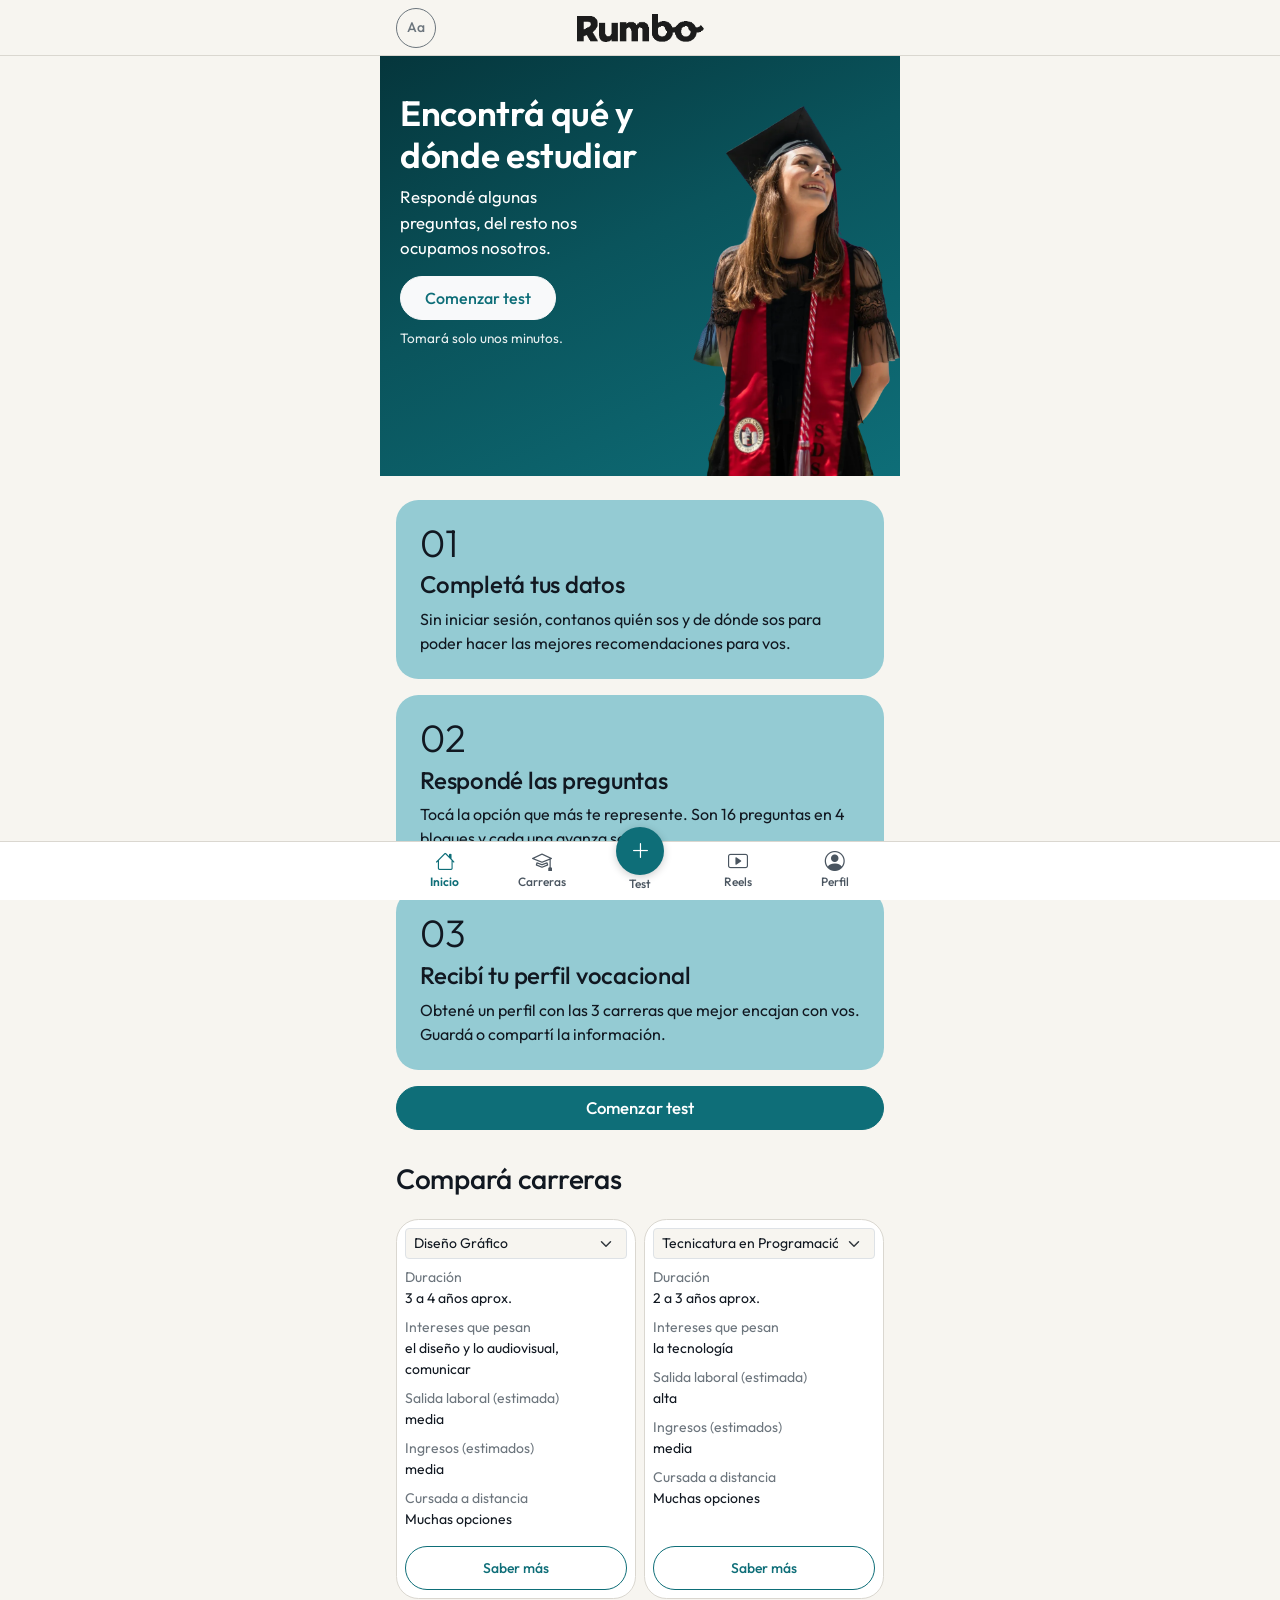
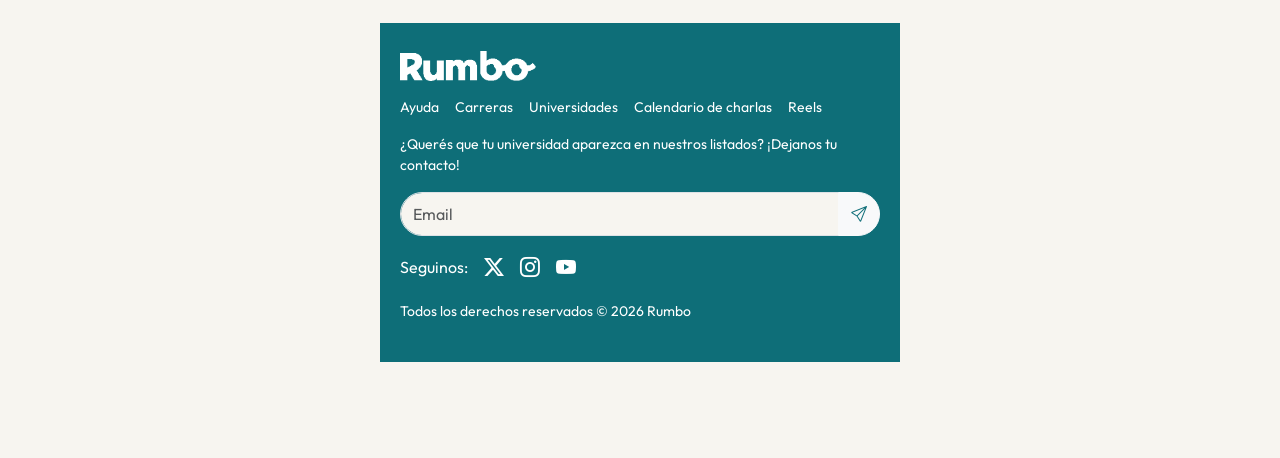
<file: bootstrap/index.html>
<!doctype html>
<html lang="es" data-bs-theme="light">
<head>
  <meta charset="utf-8">
  <meta name="viewport" content="width=device-width, initial-scale=1, viewport-fit=cover">
  <title>Rumbo · Test vocacional</title>
  <meta name="description" content="Rumbo: respondé 16 preguntas y descubrí qué carreras encajan con vos.">
  <meta name="theme-color" content="#0E6E78">

  <!-- Bootstrap 5 (CSS) -->
  <link href="https://cdn.jsdelivr.net/npm/bootstrap@5.3.3/dist/css/bootstrap.min.css" rel="stylesheet">
  <!-- Íconos de Bootstrap -->
  <link href="https://cdn.jsdelivr.net/npm/bootstrap-icons@1.11.3/font/bootstrap-icons.min.css" rel="stylesheet">
  <!-- Tipografía Outfit -->
  <link rel="preconnect" href="https://fonts.googleapis.com">
  <link rel="preconnect" href="https://fonts.gstatic.com" crossorigin>
  <link href="https://fonts.googleapis.com/css2?family=Outfit:wght@300;400;500;600&display=swap" rel="stylesheet">
  <!-- Estilos propios de Rumbo -->
  <link href="css/estilos.css" rel="stylesheet">
</head>
<body>

  <!-- ENCABEZADO -->
  <header class="rumbo-header sticky-top">
    <div class="contenedor d-flex align-items-center justify-content-between">
      <button class="btn btn-outline-secondary btn-sm rounded-circle btn-redondo" id="btn-letra" aria-pressed="false" aria-label="Letra grande" title="Letra grande">Aa</button>
      <button class="btn p-0 border-0" id="btn-logo" aria-label="Rumbo, ir al inicio">
        <img src="img/logo.png" alt="Rumbo" width="127" height="28">
      </button>
      <span class="btn-redondo" aria-hidden="true"></span>
    </div>
  </header>

  <!-- AQUÍ SE DIBUJA CADA PANTALLA (la llena js/app.js) -->
  <main id="app" class="contenedor px-0" tabindex="-1"></main>

  <!-- MENÚ DE ABAJO -->
  <nav class="navbar fixed-bottom rumbo-nav p-0" id="menu" aria-label="Navegación principal">
    <div class="contenedor d-grid w-100" style="grid-template-columns: repeat(5, 1fr);">
      <button class="btn btn-nav" data-pestana="inicio"><i class="bi bi-house" aria-hidden="true"></i><span>Inicio</span></button>
      <button class="btn btn-nav" data-pestana="carreras"><i class="bi bi-mortarboard" aria-hidden="true"></i><span>Carreras</span></button>
      <button class="btn btn-nav btn-nav-test" data-pestana="test" aria-label="Hacer el test"><b><i class="bi bi-plus-lg" aria-hidden="true"></i></b><span>Test</span></button>
      <button class="btn btn-nav" data-pestana="reels"><i class="bi bi-play-btn" aria-hidden="true"></i><span>Reels</span></button>
      <button class="btn btn-nav" data-pestana="perfil"><i class="bi bi-person-circle" aria-hidden="true"></i><span>Perfil</span></button>
    </div>
  </nav>

  <!-- VENTANA EMERGENTE (modal de Bootstrap): resultado estimado cada 4 preguntas -->
  <div class="modal fade" id="modal-bloque" tabindex="-1" aria-labelledby="modal-titulo" aria-hidden="true">
    <div class="modal-dialog modal-dialog-centered">
      <div class="modal-content">
        <div class="modal-header border-0 pb-0">
          <p class="small text-secondary mb-0" id="modal-bloque-n"></p>
          <button type="button" class="btn-close" data-bs-dismiss="modal" aria-label="Seguir respondiendo"></button>
        </div>
        <div class="modal-body" id="modal-cuerpo"></div>
        <div class="modal-footer border-0 pt-0">
          <button type="button" class="btn btn-outline-primary" id="modal-ver">Ver resultado</button>
          <button type="button" class="btn btn-primary" id="modal-seguir">Seguir</button>
        </div>
      </div>
    </div>
  </div>

  <!-- AVISO CHICO (toast de Bootstrap) -->
  <div class="toast-container position-fixed top-0 start-50 translate-middle-x p-3" style="z-index: 2000">
    <div id="aviso" class="toast text-bg-dark border-0" role="status" aria-live="polite" aria-atomic="true">
      <div class="toast-body" id="aviso-texto"></div>
    </div>
  </div>

  <!-- Bootstrap 5 (JavaScript) -->
  <script src="https://cdn.jsdelivr.net/npm/bootstrap@5.3.3/dist/js/bootstrap.bundle.min.js"></script>
  <!-- Código de Rumbo (el orden importa) -->
  <script src="js/datos.js"></script>
  <script src="js/ilustraciones.js"></script>
  <script src="js/puntaje.js"></script>
  <script src="js/app.js"></script>
</body>
</html>
</file>
<file: bootstrap/css/estilos.css>
/* ============================================================
   ESTILOS PROPIOS DE RUMBO
   Bootstrap hace casi todo el trabajo. Acá solo cambiamos los
   colores y la tipografía para que se vea como el diseño de Figma.
   ============================================================ */

/* 1) Colores de Rumbo: pisamos las variables de Bootstrap */
:root {
  --bs-body-font-family: 'Outfit', system-ui, -apple-system, 'Segoe UI', sans-serif;
  --bs-body-bg: #F7F5F0;          /* fondo crema */
  --bs-body-color: #111821;       /* texto */
  --bs-primary: #0E6E78;          /* verde azulado */
  --bs-primary-rgb: 14, 110, 120;
  --bs-link-color: #0E6E78;
  --bs-border-radius: .9rem;
  --rumbo-card: #94CBD3;          /* celeste de las tarjetas */
  --rumbo-suave: #E5E3DF;
  --rumbo-linea: #DAD7D0;
  --rumbo-oscuro: #07434A;
}

/* Botones primarios con el color de la marca */
.btn-primary {
  --bs-btn-bg: #0E6E78; --bs-btn-border-color: #0E6E78;
  --bs-btn-hover-bg: #0A545C; --bs-btn-hover-border-color: #0A545C;
  --bs-btn-active-bg: #07434A; --bs-btn-active-border-color: #07434A;
  --bs-btn-disabled-bg: #0E6E78; --bs-btn-disabled-border-color: #0E6E78;
}
.btn-outline-primary {
  --bs-btn-color: #0E6E78; --bs-btn-border-color: #0E6E78;
  --bs-btn-hover-bg: #0E6E78; --bs-btn-hover-border-color: #0E6E78;
  --bs-btn-active-bg: #0E6E78; --bs-btn-active-border-color: #0E6E78; --bs-btn-active-color: #fff;
  --bs-btn-hover-color: #fff;
}
.btn { border-radius: 999px; min-height: 44px; font-weight: 500; }
.btn-lg { font-size: 1.05rem; }
.text-primary { color: #0E6E78 !important; }
.bg-primary { background-color: #0E6E78 !important; }

/* Foco y acordeón con el color de la marca (Bootstrap los trae en azul) */
:root { --bs-focus-ring-color: rgba(14, 110, 120, .25); }
.form-control:focus, .form-select:focus { border-color: #0E6E78; box-shadow: 0 0 0 .25rem rgba(14, 110, 120, .2); }
.btn-check:checked + .btn-outline-primary { background: #0E6E78; color: #fff; }
.accordion { --bs-accordion-active-bg: #E5E3DF; --bs-accordion-active-color: #07434A; --bs-accordion-btn-focus-box-shadow: 0 0 0 .25rem rgba(14, 110, 120, .2); --bs-accordion-bg: #fff; --bs-accordion-border-radius: 1rem; --bs-accordion-inner-border-radius: calc(1rem - 1px); }
.alert-info { --bs-alert-bg: #E1EEF2; --bs-alert-border-color: #B7D7E5; --bs-alert-color: #07434A; }

body { font-weight: 400; overflow-x: hidden; }
h1, h2, h3 { font-weight: 500; letter-spacing: -.01em; }

/* 2) Ancho de "celular" centrado: así se ve igual en compu y en el cel */
.contenedor { width: 100%; max-width: 520px; margin: 0 auto; padding-left: 16px; padding-right: 16px; }
main.contenedor { padding-bottom: 96px; min-height: 100vh; background: var(--bs-body-bg); }
main:focus { outline: none; }

/* 3) Encabezado y menú de abajo */
.rumbo-header { background: var(--bs-body-bg); border-bottom: 1px solid var(--rumbo-linea); height: 56px; display: flex; align-items: center; z-index: 1020; }
.btn-redondo { width: 40px; height: 40px; min-height: 40px; padding: 0; display: inline-block; }
.rumbo-nav { background: #fff; border-top: 1px solid var(--rumbo-linea); padding-bottom: env(safe-area-inset-bottom, 0) !important; }
.btn-nav { border-radius: 0; display: flex; flex-direction: column; align-items: center; gap: 0; font-size: .75rem; color: #4A5560; padding: 6px 0; min-height: 56px; }
.btn-nav i { font-style: normal; font-size: 1.25rem; line-height: 1.2; }
.btn-nav.activo { color: #0E6E78; font-weight: 600; }
.btn-nav-test b { width: 48px; height: 48px; margin-top: -22px; border-radius: 50%; background: #0E6E78; color: #fff; display: grid; place-items: center; font-size: 1.8rem; font-weight: 400; box-shadow: 0 2px 8px rgba(0,0,0,.2); }

/* 4) Portada (hero) */
.hero { position: relative; overflow: hidden; color: #fff; background: linear-gradient(155deg, #05363C 0%, #0A545C 45%, #0E6E78 100%); min-height: 420px; margin: 0; padding: 36px 20px 0; }
.hero h1 { font-size: 2.2rem; font-weight: 600; max-width: 8em; }
.hero p { font-size: 1.05rem; max-width: 12em; }
.hero p.small { max-width: none; font-size: .85rem; }
.hero .copia { position: relative; z-index: 2; }
.hero img { position: absolute; right: 0; bottom: 0; height: 88%; max-width: 62%; object-fit: contain; object-position: bottom right; }
.paso-card { background: var(--rumbo-card); border: 0; border-radius: 1.4rem; }
.paso-num { font-size: 2.4rem; font-weight: 300; line-height: 1; }

/* 5) Pie de página */
.pie { background: #0E6E78; color: #fff; margin: 0; padding: 28px 20px 40px; }
.pie a, .pie .btn-link { color: #fff; text-decoration: none; }

/* 6) Preguntas */
.barra-bloques { display: grid; grid-template-columns: repeat(4, 1fr); gap: 6px; }
.barra-bloques .progress { height: 6px; background: var(--rumbo-suave); }
.barra-bloques .progress-bar { background: #0E6E78; }
.opcion { text-align: left; border: 1.5px solid #0E6E78; border-radius: 1.1rem; background: transparent; color: #0E6E78; padding: 14px 16px; width: 100%; font-weight: 500; transition: background .12s; }
.opcion:hover { background: rgba(14, 110, 120, .08); }
.opcion.activa { background: #0E6E78; color: #fff; }
.opcion-img { display: flex; gap: 12px; align-items: center; padding: 8px 14px 8px 8px; }
.opcion-img .art { flex: none; width: 112px; }
.tarjeta-img { text-align: left; border: 1.5px solid var(--rumbo-linea); border-radius: 1.1rem; background: #fff; padding: 8px; width: 100%; height: 100%; font-weight: 500; }
.tarjeta-img.activa { border-color: #0E6E78; box-shadow: 0 0 0 2px #0E6E78; }
.tarjeta-img span { display: block; padding: 8px 4px 2px; font-size: .95rem; }

/* 7) Ilustraciones: fondo suave y contorno oscuro (como en Figma) */
.art { aspect-ratio: 4 / 3; border-radius: 14px; overflow: hidden; background: #EAF2F0; min-width: 0; max-width: 100%; }
.art svg { display: block; width: 100%; height: 100%; }
.art svg rect, .art svg circle, .art svg ellipse, .art svg path:not([fill="none"]) { stroke: #111821; stroke-width: 1.3; stroke-linejoin: round; }

/* 8) Resultados */
.tarjeta-perfil { background: var(--rumbo-card); border: 0; border-radius: 1.4rem; }
.pct { font-size: 1.6rem; font-weight: 600; color: #0E6E78; }
.tarjeta-carrera { background: #fff; border: 1px solid var(--rumbo-linea); border-radius: 1.4rem; }
.etiqueta { background: var(--rumbo-suave); color: #111821; font-weight: 400; border-radius: 999px; padding: .45em .8em; white-space: normal; text-align: left; }
.etiqueta-p { background: #C8DAD8; }

/* 9) Letra grande (botón Aa) */
html.letra-grande { font-size: 118%; }

/* 10) Movimiento reducido */
@media (prefers-reduced-motion: reduce) { * { transition: none !important; animation: none !important; } }
</file>
